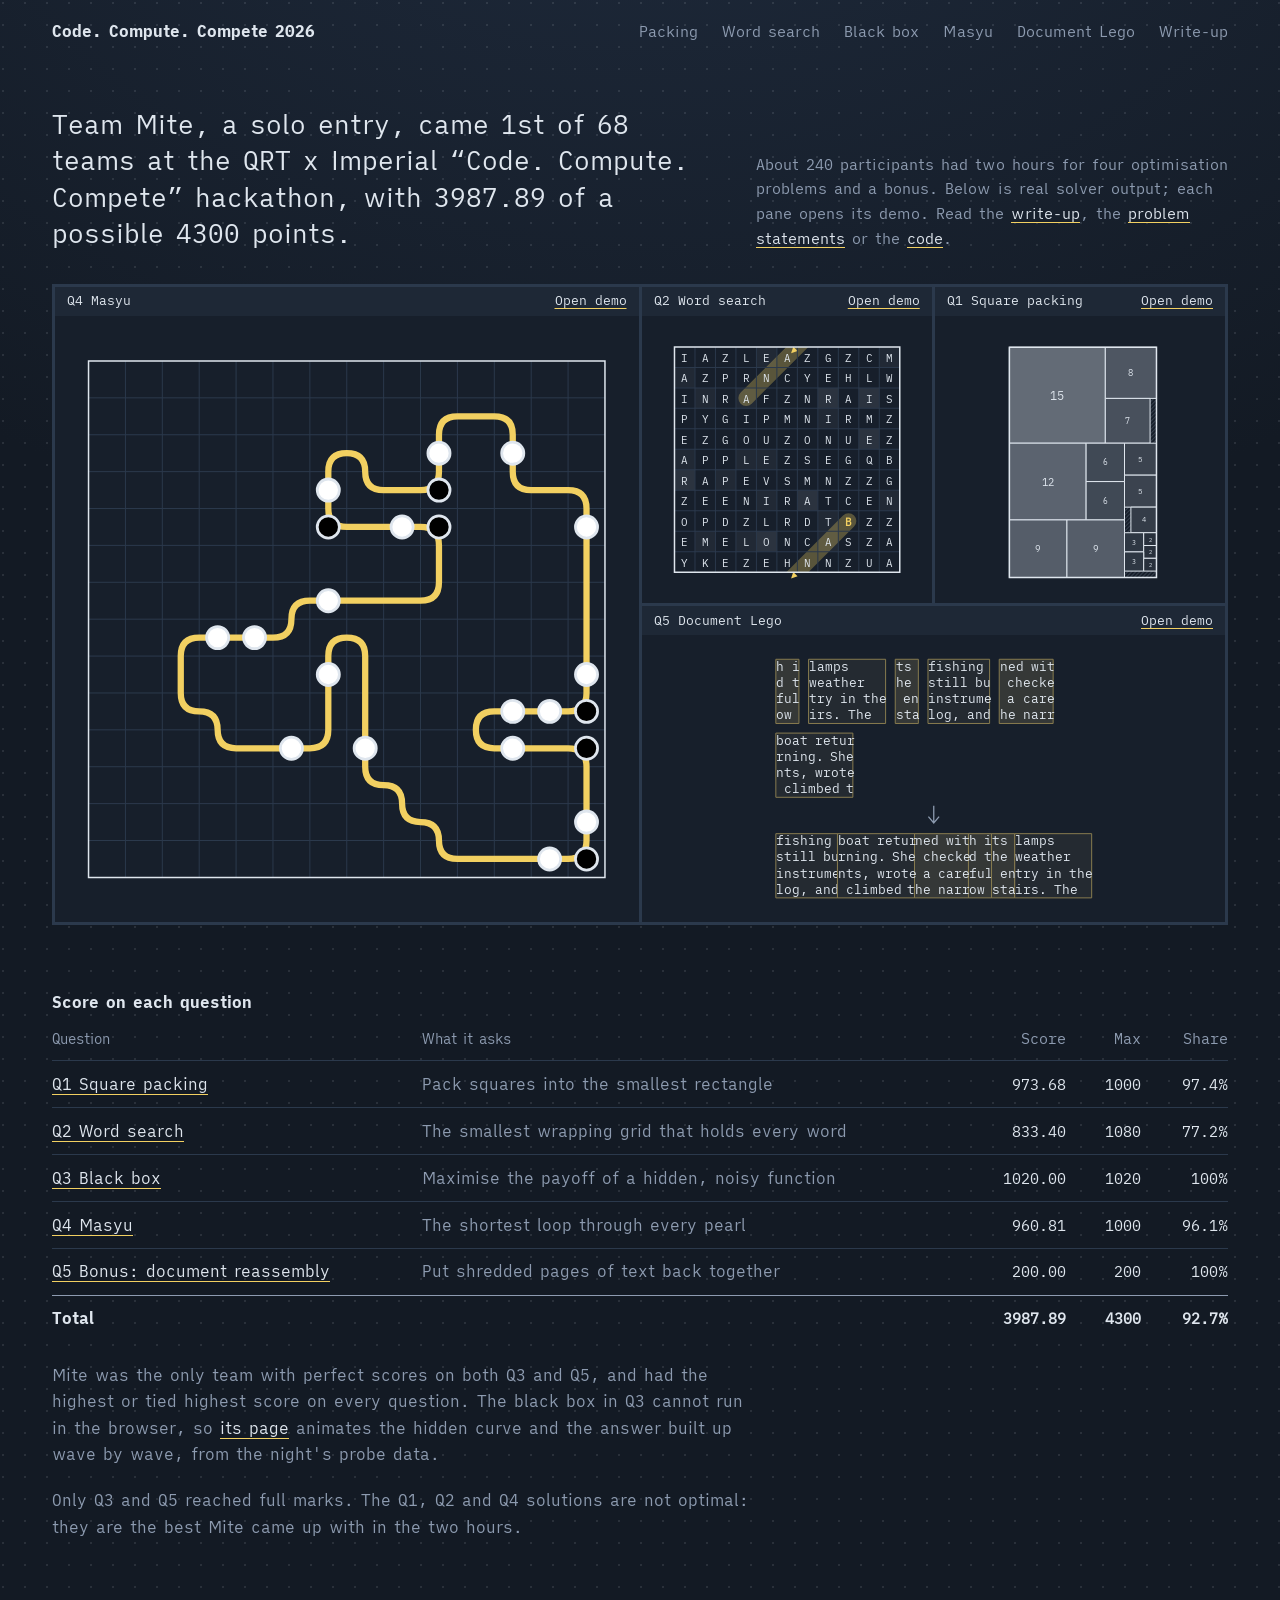
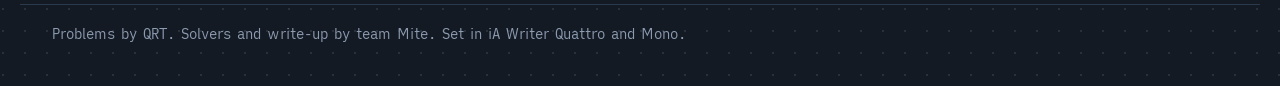
<file: docs/index.html>
<!doctype html>
<html lang="en">
<head>
<meta charset="utf-8">
<meta name="viewport" content="width=device-width, initial-scale=1">
<title>1st of 68 teams: QRT x Imperial Code. Compute. Compete 2026</title>
<meta name="description" content="Team Mite, solo: 1st of 68 teams with 3987.89 of 4300 points. Interactive versions of the competition solvers.">
<link rel="icon" href="data:,">
<link rel="preload" href="fonts/iAWriterQuattroS-Regular.woff2" as="font" type="font/woff2" crossorigin>
<link rel="stylesheet" href="style.css">
<script src="glow.js" defer></script>
<style>
  .intro { display: grid; grid-template-columns: minmax(0, 40rem) minmax(0, 1fr); gap: 1rem 4rem; align-items: end; margin: 2.75rem 0 2rem; }
  .intro h1 { margin: 0; }
  .intro p { color: var(--muted); font-size: 15px; margin: 0; }

  /* The four solver figures laid out like terminal panes: one large pane, the rest tiled beside it */
  .panes { display: grid; grid-template-columns: repeat(4, minmax(0, 1fr)); grid-template-rows: repeat(2, minmax(0, 1fr)); gap: 3px;
           background: var(--rule); border: 3px solid var(--rule); aspect-ratio: 11 / 6; }
  .pane { display: grid; grid-template-rows: auto minmax(0, 1fr); background: var(--pane); text-decoration: none; min-width: 0; min-height: 0; }
  .pane.q4 { grid-column: 1 / 3; grid-row: 1 / 3; }
  .pane.q5 { grid-column: 3 / 5; }
  .bar span { text-decoration: underline 1px var(--accent); text-underline-offset: 0.2em; color: var(--ink); }
  /* Hover: the pane lifts slightly inside a faint yellow frame */
  .pane { position: relative; transition: transform 0.12s ease-out, box-shadow 0.12s ease-out; }
  .pane:hover, .pane:active, .pane:focus-visible { z-index: 1; transform: scale(1.015); outline: none;
    box-shadow: 0 0 0 3px color-mix(in oklab, var(--accent) 40%, transparent), 0 0 18px color-mix(in oklab, var(--accent) 12%, transparent); }
  .pane:hover .bar span, .pane:focus-visible .bar span { color: var(--accent); }
  .pane svg { width: 100%; height: 100%; padding: 1.25rem; display: block; min-height: 0; }
  .pane.q4 svg { padding: 2rem; }
  .panes .loop { stroke-dasharray: 1; animation: draw 2.6s cubic-bezier(0.45, 0, 0.25, 1) 0.3s both; }
  @keyframes draw { from { stroke-dashoffset: 1; } to { stroke-dashoffset: 0; } }
  .q5 text { font: 12px var(--mono); fill: var(--ink); white-space: pre; }
  .q5 .pc0, .q5 .pc1 { stroke: color-mix(in oklab, var(--accent) 55%, var(--pane)); stroke-width: 1; vector-effect: non-scaling-stroke; }
  .q5 .pc0 { fill: color-mix(in oklab, var(--accent) 16%, var(--pane)); }
  .q5 .pc1 { fill: color-mix(in oklab, var(--accent) 7%, var(--pane)); }
  .q5 .arrow { fill: none; stroke: var(--muted); stroke-width: 1.2; }

  h2 { margin-top: 4rem; }
  table { width: 100%; border-collapse: collapse; }
  th { font-weight: 400; font-size: 14px; color: var(--muted); text-align: left; padding: 0 0 0.5rem; }
  td { padding: 0.6rem 0; border-top: 1px solid var(--rule); vertical-align: baseline; }
  th + th, td + td { padding-left: 1.5rem; }
  .num { text-align: right; font-family: var(--mono); font-size: 15px; white-space: nowrap; }
  td.what { color: var(--muted); }
  tfoot td { border-top: 1px solid var(--muted); font-weight: 700; }
  .after { color: var(--muted); max-width: 70ch; margin: 1.25rem 0 0; }

  @media (max-width: 900px) {
    .intro { grid-template-columns: minmax(0, 1fr); }
    .panes { aspect-ratio: auto; grid-template-columns: 1fr 1fr; grid-template-rows: auto; }
    .pane.q4, .pane.q5 { grid-column: 1 / -1; grid-row: auto; }
    .pane svg { height: auto; max-height: 420px; }
  }
  @media (max-width: 600px) {
    .intro { margin-top: 1.5rem; }
    .panes { grid-template-columns: minmax(0, 1fr); margin: 0 -1rem; border-width: 3px 0; }
    .pane.q4 svg, .pane svg { padding: 1rem; max-height: 360px; }
    th.what, td.what, .max { display: none; }
  }
</style>
</head>
<body>
<header class="wrap">
  <a class="home" href="index.html">Code. Compute. Compete 2026</a>
  <nav><a href="q1.html">Packing</a><a href="q2.html">Word search</a><a href="q3.html">Black box</a><a href="q4.html">Masyu</a><a href="q5.html">Document Lego</a>
    <a href="https://github.com/xRyann2255/qrt-hackathon-2026#readme">Write-up</a></nav>
</header>
<main class="wrap">
  <div class="intro">
    <h1>Team Mite, a solo entry, came 1st of 68 teams at the QRT x Imperial “Code. Compute. Compete” hackathon, with
    3987.89 of a possible 4300 points.</h1>
    <p>About 240 participants had two hours for four optimisation problems and a bonus.
    Below is real solver output; each pane opens its demo. Read the
    <a href="https://github.com/xRyann2255/qrt-hackathon-2026#readme">write-up</a>, the
    <a href="https://github.com/xRyann2255/qrt-hackathon-2026/blob/main/QUESTIONS.md">problem statements</a> or the
    <a href="https://github.com/xRyann2255/qrt-hackathon-2026">code</a>.</p>
  </div>

  <div class="panes">
    <a class="pane q4" href="q4.html"><span class="bar"><b>Q4 Masyu</b><span>Open demo</span></span><svg class="q4" role="img" aria-label="A Masyu board with one loop through every pearl" viewBox="-1 -1 338 338"><path class="grid-line" d="M0 24H336M0 48H336M0 72H336M0 96H336M0 120H336M0 144H336M0 168H336M0 192H336M0 216H336M0 240H336M0 264H336M0 288H336M0 312H336M24 0V336M48 0V336M72 0V336M96 0V336M120 0V336M144 0V336M168 0V336M192 0V336M216 0V336M240 0V336M264 0V336M288 0V336M312 0V336" pointer-events="none"></path><rect class="frame" x="0" y="0" width="336" height="336" pointer-events="none"></rect><path class="loop" stroke-width="4.08" d="M240 36Q228 36 228 48Q228 60 228 72Q228 84 216 84Q204 84 192 84Q180 84 180 72Q180 60 168 60Q156 60 156 72Q156 84 156 96Q156 108 168 108Q180 108 192 108Q204 108 216 108Q228 108 228 120Q228 132 228 144Q228 156 216 156Q204 156 192 156Q180 156 168 156Q156 156 144 156Q132 156 132 168Q132 180 120 180Q108 180 96 180Q84 180 72 180Q60 180 60 192Q60 204 60 216Q60 228 72 228Q84 228 84 240Q84 252 96 252Q108 252 120 252Q132 252 144 252Q156 252 156 240Q156 228 156 216Q156 204 156 192Q156 180 168 180Q180 180 180 192Q180 204 180 216Q180 228 180 240Q180 252 180 264Q180 276 192 276Q204 276 204 288Q204 300 216 300Q228 300 228 312Q228 324 240 324Q252 324 264 324Q276 324 288 324Q300 324 312 324Q324 324 324 312Q324 300 324 288Q324 276 324 264Q324 252 312 252Q300 252 288 252Q276 252 264 252Q252 252 252 240Q252 228 264 228Q276 228 288 228Q300 228 312 228Q324 228 324 216Q324 204 324 192Q324 180 324 168Q324 156 324 144Q324 132 324 120Q324 108 324 96Q324 84 312 84Q300 84 288 84Q276 84 276 72Q276 60 276 48Q276 36 264 36Q252 36 240 36Z" pathLength="1"></path><circle class="pearl W" cx="228" cy="60" r="7.20" stroke-width="1.8"></circle><circle class="pearl W" cx="276" cy="60" r="7.20" stroke-width="1.8"></circle><circle class="pearl W" cx="156" cy="84" r="7.20" stroke-width="1.8"></circle><circle class="pearl B" cx="228" cy="84" r="7.20" stroke-width="1.8"></circle><circle class="pearl B" cx="156" cy="108" r="7.20" stroke-width="1.8"></circle><circle class="pearl W" cx="204" cy="108" r="7.20" stroke-width="1.8"></circle><circle class="pearl B" cx="228" cy="108" r="7.20" stroke-width="1.8"></circle><circle class="pearl W" cx="324" cy="108" r="7.20" stroke-width="1.8"></circle><circle class="pearl W" cx="156" cy="156" r="7.20" stroke-width="1.8"></circle><circle class="pearl W" cx="84" cy="180" r="7.20" stroke-width="1.8"></circle><circle class="pearl W" cx="108" cy="180" r="7.20" stroke-width="1.8"></circle><circle class="pearl W" cx="156" cy="204" r="7.20" stroke-width="1.8"></circle><circle class="pearl W" cx="324" cy="204" r="7.20" stroke-width="1.8"></circle><circle class="pearl W" cx="276" cy="228" r="7.20" stroke-width="1.8"></circle><circle class="pearl W" cx="300" cy="228" r="7.20" stroke-width="1.8"></circle><circle class="pearl B" cx="324" cy="228" r="7.20" stroke-width="1.8"></circle><circle class="pearl W" cx="132" cy="252" r="7.20" stroke-width="1.8"></circle><circle class="pearl W" cx="180" cy="252" r="7.20" stroke-width="1.8"></circle><circle class="pearl W" cx="276" cy="252" r="7.20" stroke-width="1.8"></circle><circle class="pearl B" cx="324" cy="252" r="7.20" stroke-width="1.8"></circle><circle class="pearl W" cx="324" cy="300" r="7.20" stroke-width="1.8"></circle><circle class="pearl W" cx="300" cy="324" r="7.20" stroke-width="1.8"></circle><circle class="pearl B" cx="324" cy="324" r="7.20" stroke-width="1.8"></circle></svg></a>
    <a class="pane q2" href="q2.html"><span class="bar"><b>Q2 Word search</b><span>Open demo</span></span><svg class="q2" role="img" aria-label="An 11 by 11 letter grid holding 23 fruit names" viewBox="-16 -16 362 362"><rect x="0" y="0" width="30" height="30" class="plain"></rect><rect x="30" y="0" width="30" height="30" class="plain"></rect><rect x="60" y="0" width="30" height="30" class="plain"></rect><rect x="90" y="0" width="30" height="30" class="plain"></rect><rect x="120" y="0" width="30" height="30" class="shared1"></rect><rect x="150" y="0" width="30" height="30" class="plain"></rect><rect x="180" y="0" width="30" height="30" class="plain"></rect><rect x="210" y="0" width="30" height="30" class="plain"></rect><rect x="240" y="0" width="30" height="30" class="plain"></rect><rect x="270" y="0" width="30" height="30" class="plain"></rect><rect x="300" y="0" width="30" height="30" class="shared1"></rect><rect x="0" y="30" width="30" height="30" class="shared1"></rect><rect x="30" y="30" width="30" height="30" class="plain"></rect><rect x="60" y="30" width="30" height="30" class="plain"></rect><rect x="90" y="30" width="30" height="30" class="plain"></rect><rect x="120" y="30" width="30" height="30" class="plain"></rect><rect x="150" y="30" width="30" height="30" class="plain"></rect><rect x="180" y="30" width="30" height="30" class="plain"></rect><rect x="210" y="30" width="30" height="30" class="plain"></rect><rect x="240" y="30" width="30" height="30" class="plain"></rect><rect x="270" y="30" width="30" height="30" class="plain"></rect><rect x="300" y="30" width="30" height="30" class="plain"></rect><rect x="0" y="60" width="30" height="30" class="plain"></rect><rect x="30" y="60" width="30" height="30" class="shared1"></rect><rect x="60" y="60" width="30" height="30" class="plain"></rect><rect x="90" y="60" width="30" height="30" class="shared1"></rect><rect x="120" y="60" width="30" height="30" class="plain"></rect><rect x="150" y="60" width="30" height="30" class="plain"></rect><rect x="180" y="60" width="30" height="30" class="plain"></rect><rect x="210" y="60" width="30" height="30" class="shared2"></rect><rect x="240" y="60" width="30" height="30" class="plain"></rect><rect x="270" y="60" width="30" height="30" class="shared2"></rect><rect x="300" y="60" width="30" height="30" class="plain"></rect><rect x="0" y="90" width="30" height="30" class="plain"></rect><rect x="30" y="90" width="30" height="30" class="plain"></rect><rect x="60" y="90" width="30" height="30" class="plain"></rect><rect x="90" y="90" width="30" height="30" class="plain"></rect><rect x="120" y="90" width="30" height="30" class="plain"></rect><rect x="150" y="90" width="30" height="30" class="plain"></rect><rect x="180" y="90" width="30" height="30" class="plain"></rect><rect x="210" y="90" width="30" height="30" class="shared1"></rect><rect x="240" y="90" width="30" height="30" class="plain"></rect><rect x="270" y="90" width="30" height="30" class="plain"></rect><rect x="300" y="90" width="30" height="30" class="plain"></rect><rect x="0" y="120" width="30" height="30" class="plain"></rect><rect x="30" y="120" width="30" height="30" class="plain"></rect><rect x="60" y="120" width="30" height="30" class="plain"></rect><rect x="90" y="120" width="30" height="30" class="plain"></rect><rect x="120" y="120" width="30" height="30" class="plain"></rect><rect x="150" y="120" width="30" height="30" class="plain"></rect><rect x="180" y="120" width="30" height="30" class="plain"></rect><rect x="210" y="120" width="30" height="30" class="plain"></rect><rect x="240" y="120" width="30" height="30" class="plain"></rect><rect x="270" y="120" width="30" height="30" class="shared2"></rect><rect x="300" y="120" width="30" height="30" class="plain"></rect><rect x="0" y="150" width="30" height="30" class="shared1"></rect><rect x="30" y="150" width="30" height="30" class="plain"></rect><rect x="60" y="150" width="30" height="30" class="plain"></rect><rect x="90" y="150" width="30" height="30" class="shared1"></rect><rect x="120" y="150" width="30" height="30" class="shared1"></rect><rect x="150" y="150" width="30" height="30" class="plain"></rect><rect x="180" y="150" width="30" height="30" class="plain"></rect><rect x="210" y="150" width="30" height="30" class="plain"></rect><rect x="240" y="150" width="30" height="30" class="plain"></rect><rect x="270" y="150" width="30" height="30" class="plain"></rect><rect x="300" y="150" width="30" height="30" class="plain"></rect><rect x="0" y="180" width="30" height="30" class="shared2"></rect><rect x="30" y="180" width="30" height="30" class="plain"></rect><rect x="60" y="180" width="30" height="30" class="shared1"></rect><rect x="90" y="180" width="30" height="30" class="plain"></rect><rect x="120" y="180" width="30" height="30" class="plain"></rect><rect x="150" y="180" width="30" height="30" class="plain"></rect><rect x="180" y="180" width="30" height="30" class="plain"></rect><rect x="210" y="180" width="30" height="30" class="plain"></rect><rect x="240" y="180" width="30" height="30" class="plain"></rect><rect x="270" y="180" width="30" height="30" class="plain"></rect><rect x="300" y="180" width="30" height="30" class="plain"></rect><rect x="0" y="210" width="30" height="30" class="plain"></rect><rect x="30" y="210" width="30" height="30" class="plain"></rect><rect x="60" y="210" width="30" height="30" class="plain"></rect><rect x="90" y="210" width="30" height="30" class="plain"></rect><rect x="120" y="210" width="30" height="30" class="shared1"></rect><rect x="150" y="210" width="30" height="30" class="plain"></rect><rect x="180" y="210" width="30" height="30" class="shared2"></rect><rect x="210" y="210" width="30" height="30" class="plain"></rect><rect x="240" y="210" width="30" height="30" class="plain"></rect><rect x="270" y="210" width="30" height="30" class="plain"></rect><rect x="300" y="210" width="30" height="30" class="shared1"></rect><rect x="0" y="240" width="30" height="30" class="plain"></rect><rect x="30" y="240" width="30" height="30" class="plain"></rect><rect x="60" y="240" width="30" height="30" class="plain"></rect><rect x="90" y="240" width="30" height="30" class="plain"></rect><rect x="120" y="240" width="30" height="30" class="plain"></rect><rect x="150" y="240" width="30" height="30" class="plain"></rect><rect x="180" y="240" width="30" height="30" class="plain"></rect><rect x="210" y="240" width="30" height="30" class="shared1"></rect><rect x="240" y="240" width="30" height="30" class="plain"></rect><rect x="270" y="240" width="30" height="30" class="plain"></rect><rect x="300" y="240" width="30" height="30" class="plain"></rect><rect x="0" y="270" width="30" height="30" class="plain"></rect><rect x="30" y="270" width="30" height="30" class="shared1"></rect><rect x="60" y="270" width="30" height="30" class="plain"></rect><rect x="90" y="270" width="30" height="30" class="shared1"></rect><rect x="120" y="270" width="30" height="30" class="shared2"></rect><rect x="150" y="270" width="30" height="30" class="plain"></rect><rect x="180" y="270" width="30" height="30" class="plain"></rect><rect x="210" y="270" width="30" height="30" class="shared1"></rect><rect x="240" y="270" width="30" height="30" class="plain"></rect><rect x="270" y="270" width="30" height="30" class="plain"></rect><rect x="300" y="270" width="30" height="30" class="plain"></rect><rect x="0" y="300" width="30" height="30" class="plain"></rect><rect x="30" y="300" width="30" height="30" class="plain"></rect><rect x="60" y="300" width="30" height="30" class="plain"></rect><rect x="90" y="300" width="30" height="30" class="plain"></rect><rect x="120" y="300" width="30" height="30" class="plain"></rect><rect x="150" y="300" width="30" height="30" class="plain"></rect><rect x="180" y="300" width="30" height="30" class="plain"></rect><rect x="210" y="300" width="30" height="30" class="plain"></rect><rect x="240" y="300" width="30" height="30" class="plain"></rect><rect x="270" y="300" width="30" height="30" class="plain"></rect><rect x="300" y="300" width="30" height="30" class="plain"></rect><defs><clipPath id="board"><rect x="0" y="0" width="330" height="330"></rect></clipPath></defs><g><g clip-path="url(#board)"><line class="capsule" x1="255" y1="255" x2="165" y2="345" stroke-width="22.8"></line><line class="capsule" x1="195" y1="-15" x2="105" y2="75" stroke-width="22.8"></line></g><path class="wrap-mark" d="M170.81,339.19L173.99,329.65L180.35,336.01Z"></path><path class="wrap-mark" d="M170.81,9.19L173.99,-0.35L180.35,6.01Z"></path></g><path class="grid-line" d="M0 30H330M30 0V330M0 60H330M60 0V330M0 90H330M90 0V330M0 120H330M120 0V330M0 150H330M150 0V330M0 180H330M180 0V330M0 210H330M210 0V330M0 240H330M240 0V330M0 270H330M270 0V330M0 300H330M300 0V330"></path><text x="15" y="16" class="letter" text-anchor="middle" dominant-baseline="central" font-size="16">I</text><text x="45" y="16" class="letter" text-anchor="middle" dominant-baseline="central" font-size="16">A</text><text x="75" y="16" class="letter" text-anchor="middle" dominant-baseline="central" font-size="16">Z</text><text x="105" y="16" class="letter" text-anchor="middle" dominant-baseline="central" font-size="16">L</text><text x="135" y="16" class="letter" text-anchor="middle" dominant-baseline="central" font-size="16">E</text><text x="165" y="16" class="letter" text-anchor="middle" dominant-baseline="central" font-size="16">A</text><text x="195" y="16" class="letter" text-anchor="middle" dominant-baseline="central" font-size="16">Z</text><text x="225" y="16" class="letter" text-anchor="middle" dominant-baseline="central" font-size="16">G</text><text x="255" y="16" class="letter" text-anchor="middle" dominant-baseline="central" font-size="16">Z</text><text x="285" y="16" class="letter" text-anchor="middle" dominant-baseline="central" font-size="16">C</text><text x="315" y="16" class="letter" text-anchor="middle" dominant-baseline="central" font-size="16">M</text><text x="15" y="46" class="letter" text-anchor="middle" dominant-baseline="central" font-size="16">A</text><text x="45" y="46" class="letter" text-anchor="middle" dominant-baseline="central" font-size="16">Z</text><text x="75" y="46" class="letter" text-anchor="middle" dominant-baseline="central" font-size="16">P</text><text x="105" y="46" class="letter" text-anchor="middle" dominant-baseline="central" font-size="16">R</text><text x="135" y="46" class="letter" text-anchor="middle" dominant-baseline="central" font-size="16">N</text><text x="165" y="46" class="letter" text-anchor="middle" dominant-baseline="central" font-size="16">C</text><text x="195" y="46" class="letter" text-anchor="middle" dominant-baseline="central" font-size="16">Y</text><text x="225" y="46" class="letter" text-anchor="middle" dominant-baseline="central" font-size="16">E</text><text x="255" y="46" class="letter" text-anchor="middle" dominant-baseline="central" font-size="16">H</text><text x="285" y="46" class="letter" text-anchor="middle" dominant-baseline="central" font-size="16">L</text><text x="315" y="46" class="letter" text-anchor="middle" dominant-baseline="central" font-size="16">W</text><text x="15" y="76" class="letter" text-anchor="middle" dominant-baseline="central" font-size="16">I</text><text x="45" y="76" class="letter" text-anchor="middle" dominant-baseline="central" font-size="16">N</text><text x="75" y="76" class="letter" text-anchor="middle" dominant-baseline="central" font-size="16">R</text><text x="105" y="76" class="letter" text-anchor="middle" dominant-baseline="central" font-size="16">A</text><text x="135" y="76" class="letter" text-anchor="middle" dominant-baseline="central" font-size="16">F</text><text x="165" y="76" class="letter" text-anchor="middle" dominant-baseline="central" font-size="16">Z</text><text x="195" y="76" class="letter" text-anchor="middle" dominant-baseline="central" font-size="16">N</text><text x="225" y="76" class="letter" text-anchor="middle" dominant-baseline="central" font-size="16">R</text><text x="255" y="76" class="letter" text-anchor="middle" dominant-baseline="central" font-size="16">A</text><text x="285" y="76" class="letter" text-anchor="middle" dominant-baseline="central" font-size="16">I</text><text x="315" y="76" class="letter" text-anchor="middle" dominant-baseline="central" font-size="16">S</text><text x="15" y="106" class="letter" text-anchor="middle" dominant-baseline="central" font-size="16">P</text><text x="45" y="106" class="letter" text-anchor="middle" dominant-baseline="central" font-size="16">Y</text><text x="75" y="106" class="letter" text-anchor="middle" dominant-baseline="central" font-size="16">G</text><text x="105" y="106" class="letter" text-anchor="middle" dominant-baseline="central" font-size="16">I</text><text x="135" y="106" class="letter" text-anchor="middle" dominant-baseline="central" font-size="16">P</text><text x="165" y="106" class="letter" text-anchor="middle" dominant-baseline="central" font-size="16">M</text><text x="195" y="106" class="letter" text-anchor="middle" dominant-baseline="central" font-size="16">N</text><text x="225" y="106" class="letter" text-anchor="middle" dominant-baseline="central" font-size="16">I</text><text x="255" y="106" class="letter" text-anchor="middle" dominant-baseline="central" font-size="16">R</text><text x="285" y="106" class="letter" text-anchor="middle" dominant-baseline="central" font-size="16">M</text><text x="315" y="106" class="letter" text-anchor="middle" dominant-baseline="central" font-size="16">Z</text><text x="15" y="136" class="letter" text-anchor="middle" dominant-baseline="central" font-size="16">E</text><text x="45" y="136" class="letter" text-anchor="middle" dominant-baseline="central" font-size="16">Z</text><text x="75" y="136" class="letter" text-anchor="middle" dominant-baseline="central" font-size="16">G</text><text x="105" y="136" class="letter" text-anchor="middle" dominant-baseline="central" font-size="16">O</text><text x="135" y="136" class="letter" text-anchor="middle" dominant-baseline="central" font-size="16">U</text><text x="165" y="136" class="letter" text-anchor="middle" dominant-baseline="central" font-size="16">Z</text><text x="195" y="136" class="letter" text-anchor="middle" dominant-baseline="central" font-size="16">O</text><text x="225" y="136" class="letter" text-anchor="middle" dominant-baseline="central" font-size="16">N</text><text x="255" y="136" class="letter" text-anchor="middle" dominant-baseline="central" font-size="16">U</text><text x="285" y="136" class="letter" text-anchor="middle" dominant-baseline="central" font-size="16">E</text><text x="315" y="136" class="letter" text-anchor="middle" dominant-baseline="central" font-size="16">Z</text><text x="15" y="166" class="letter" text-anchor="middle" dominant-baseline="central" font-size="16">A</text><text x="45" y="166" class="letter" text-anchor="middle" dominant-baseline="central" font-size="16">P</text><text x="75" y="166" class="letter" text-anchor="middle" dominant-baseline="central" font-size="16">P</text><text x="105" y="166" class="letter" text-anchor="middle" dominant-baseline="central" font-size="16">L</text><text x="135" y="166" class="letter" text-anchor="middle" dominant-baseline="central" font-size="16">E</text><text x="165" y="166" class="letter" text-anchor="middle" dominant-baseline="central" font-size="16">Z</text><text x="195" y="166" class="letter" text-anchor="middle" dominant-baseline="central" font-size="16">S</text><text x="225" y="166" class="letter" text-anchor="middle" dominant-baseline="central" font-size="16">E</text><text x="255" y="166" class="letter" text-anchor="middle" dominant-baseline="central" font-size="16">G</text><text x="285" y="166" class="letter" text-anchor="middle" dominant-baseline="central" font-size="16">Q</text><text x="315" y="166" class="letter" text-anchor="middle" dominant-baseline="central" font-size="16">B</text><text x="15" y="196" class="letter" text-anchor="middle" dominant-baseline="central" font-size="16">R</text><text x="45" y="196" class="letter" text-anchor="middle" dominant-baseline="central" font-size="16">A</text><text x="75" y="196" class="letter" text-anchor="middle" dominant-baseline="central" font-size="16">P</text><text x="105" y="196" class="letter" text-anchor="middle" dominant-baseline="central" font-size="16">E</text><text x="135" y="196" class="letter" text-anchor="middle" dominant-baseline="central" font-size="16">V</text><text x="165" y="196" class="letter" text-anchor="middle" dominant-baseline="central" font-size="16">S</text><text x="195" y="196" class="letter" text-anchor="middle" dominant-baseline="central" font-size="16">M</text><text x="225" y="196" class="letter" text-anchor="middle" dominant-baseline="central" font-size="16">N</text><text x="255" y="196" class="letter" text-anchor="middle" dominant-baseline="central" font-size="16">Z</text><text x="285" y="196" class="letter" text-anchor="middle" dominant-baseline="central" font-size="16">Z</text><text x="315" y="196" class="letter" text-anchor="middle" dominant-baseline="central" font-size="16">G</text><text x="15" y="226" class="letter" text-anchor="middle" dominant-baseline="central" font-size="16">Z</text><text x="45" y="226" class="letter" text-anchor="middle" dominant-baseline="central" font-size="16">E</text><text x="75" y="226" class="letter" text-anchor="middle" dominant-baseline="central" font-size="16">E</text><text x="105" y="226" class="letter" text-anchor="middle" dominant-baseline="central" font-size="16">N</text><text x="135" y="226" class="letter" text-anchor="middle" dominant-baseline="central" font-size="16">I</text><text x="165" y="226" class="letter" text-anchor="middle" dominant-baseline="central" font-size="16">R</text><text x="195" y="226" class="letter" text-anchor="middle" dominant-baseline="central" font-size="16">A</text><text x="225" y="226" class="letter" text-anchor="middle" dominant-baseline="central" font-size="16">T</text><text x="255" y="226" class="letter" text-anchor="middle" dominant-baseline="central" font-size="16">C</text><text x="285" y="226" class="letter" text-anchor="middle" dominant-baseline="central" font-size="16">E</text><text x="315" y="226" class="letter" text-anchor="middle" dominant-baseline="central" font-size="16">N</text><text x="15" y="256" class="letter" text-anchor="middle" dominant-baseline="central" font-size="16">O</text><text x="45" y="256" class="letter" text-anchor="middle" dominant-baseline="central" font-size="16">P</text><text x="75" y="256" class="letter" text-anchor="middle" dominant-baseline="central" font-size="16">D</text><text x="105" y="256" class="letter" text-anchor="middle" dominant-baseline="central" font-size="16">Z</text><text x="135" y="256" class="letter" text-anchor="middle" dominant-baseline="central" font-size="16">L</text><text x="165" y="256" class="letter" text-anchor="middle" dominant-baseline="central" font-size="16">R</text><text x="195" y="256" class="letter" text-anchor="middle" dominant-baseline="central" font-size="16">D</text><text x="225" y="256" class="letter" text-anchor="middle" dominant-baseline="central" font-size="16">T</text><text x="255" y="256" class="letter first" text-anchor="middle" dominant-baseline="central" font-size="16">B</text><text x="285" y="256" class="letter" text-anchor="middle" dominant-baseline="central" font-size="16">Z</text><text x="315" y="256" class="letter" text-anchor="middle" dominant-baseline="central" font-size="16">Z</text><text x="15" y="286" class="letter" text-anchor="middle" dominant-baseline="central" font-size="16">E</text><text x="45" y="286" class="letter" text-anchor="middle" dominant-baseline="central" font-size="16">M</text><text x="75" y="286" class="letter" text-anchor="middle" dominant-baseline="central" font-size="16">E</text><text x="105" y="286" class="letter" text-anchor="middle" dominant-baseline="central" font-size="16">L</text><text x="135" y="286" class="letter" text-anchor="middle" dominant-baseline="central" font-size="16">O</text><text x="165" y="286" class="letter" text-anchor="middle" dominant-baseline="central" font-size="16">N</text><text x="195" y="286" class="letter" text-anchor="middle" dominant-baseline="central" font-size="16">C</text><text x="225" y="286" class="letter" text-anchor="middle" dominant-baseline="central" font-size="16">A</text><text x="255" y="286" class="letter" text-anchor="middle" dominant-baseline="central" font-size="16">S</text><text x="285" y="286" class="letter" text-anchor="middle" dominant-baseline="central" font-size="16">Z</text><text x="315" y="286" class="letter" text-anchor="middle" dominant-baseline="central" font-size="16">A</text><text x="15" y="316" class="letter" text-anchor="middle" dominant-baseline="central" font-size="16">Y</text><text x="45" y="316" class="letter" text-anchor="middle" dominant-baseline="central" font-size="16">K</text><text x="75" y="316" class="letter" text-anchor="middle" dominant-baseline="central" font-size="16">E</text><text x="105" y="316" class="letter" text-anchor="middle" dominant-baseline="central" font-size="16">Z</text><text x="135" y="316" class="letter" text-anchor="middle" dominant-baseline="central" font-size="16">E</text><text x="165" y="316" class="letter" text-anchor="middle" dominant-baseline="central" font-size="16">H</text><text x="195" y="316" class="letter" text-anchor="middle" dominant-baseline="central" font-size="16">N</text><text x="225" y="316" class="letter" text-anchor="middle" dominant-baseline="central" font-size="16">N</text><text x="255" y="316" class="letter" text-anchor="middle" dominant-baseline="central" font-size="16">Z</text><text x="285" y="316" class="letter" text-anchor="middle" dominant-baseline="central" font-size="16">U</text><text x="315" y="316" class="letter" text-anchor="middle" dominant-baseline="central" font-size="16">A</text><rect class="frame" x="0" y="0" width="330" height="330"></rect></svg></a>
    <a class="pane q1" href="q1.html"><span class="bar"><b>Q1 Square packing</b><span>Open demo</span></span><svg class="q1" role="img" aria-label="16 squares packed into a 23 by 36 rectangle" viewBox="-1.76 -1.76 25.64 38.64"><defs><pattern id="hatch" class="hatch" patternUnits="userSpaceOnUse" width="0.44" height="0.44" patternTransform="rotate(45)"><line x1="0" y1="0" x2="0" y2="0.44"></line></pattern></defs><rect class="waste" x="0" y="0" width="23" height="36"></rect><g class="sq"><rect x="0" y="0" width="15" height="15" style="fill: color-mix(in oklab, var(--ink) 42%, var(--pane))"></rect><text x="7.5" y="7.5" class="ink side" text-anchor="middle" dominant-baseline="central" font-size="1.87">15</text></g><g class="sq"><rect x="15" y="0" width="8" height="8" style="fill: color-mix(in oklab, var(--ink) 31%, var(--pane))"></rect><text x="19" y="4" class="ink side" text-anchor="middle" dominant-baseline="central" font-size="1.38">8</text></g><g class="sq"><rect x="15" y="8" width="7" height="7" style="fill: color-mix(in oklab, var(--ink) 28%, var(--pane))"></rect><text x="18.5" y="11.5" class="ink side" text-anchor="middle" dominant-baseline="central" font-size="1.31">7</text></g><g class="sq"><rect x="0" y="15" width="12" height="12" style="fill: color-mix(in oklab, var(--ink) 38%, var(--pane))"></rect><text x="6" y="21" class="ink side" text-anchor="middle" dominant-baseline="central" font-size="1.66">12</text></g><g class="sq"><rect x="12" y="15" width="6" height="6" style="fill: color-mix(in oklab, var(--ink) 24%, var(--pane))"></rect><text x="15" y="18" class="ink side" text-anchor="middle" dominant-baseline="central" font-size="1.24">6</text></g><g class="sq"><rect x="18" y="15" width="5" height="5" style="fill: color-mix(in oklab, var(--ink) 21%, var(--pane))"></rect><text x="20.5" y="17.5" class="ink side" text-anchor="middle" dominant-baseline="central" font-size="1.17">5</text></g><g class="sq"><rect x="18" y="20" width="5" height="5" style="fill: color-mix(in oklab, var(--ink) 21%, var(--pane))"></rect><text x="20.5" y="22.5" class="ink side" text-anchor="middle" dominant-baseline="central" font-size="1.17">5</text></g><g class="sq"><rect x="12" y="21" width="6" height="6" style="fill: color-mix(in oklab, var(--ink) 24%, var(--pane))"></rect><text x="15" y="24" class="ink side" text-anchor="middle" dominant-baseline="central" font-size="1.24">6</text></g><g class="sq"><rect x="19" y="25" width="4" height="4" style="fill: color-mix(in oklab, var(--ink) 17%, var(--pane))"></rect><text x="21" y="27" class="ink side" text-anchor="middle" dominant-baseline="central" font-size="1.10">4</text></g><g class="sq"><rect x="0" y="27" width="9" height="9" style="fill: color-mix(in oklab, var(--ink) 35%, var(--pane))"></rect><text x="4.5" y="31.5" class="ink side" text-anchor="middle" dominant-baseline="central" font-size="1.45">9</text></g><g class="sq"><rect x="9" y="27" width="9" height="9" style="fill: color-mix(in oklab, var(--ink) 35%, var(--pane))"></rect><text x="13.5" y="31.5" class="ink side" text-anchor="middle" dominant-baseline="central" font-size="1.45">9</text></g><g class="sq"><rect x="18" y="29" width="3" height="3" style="fill: color-mix(in oklab, var(--ink) 14%, var(--pane))"></rect><text x="19.5" y="30.5" class="ink side" text-anchor="middle" dominant-baseline="central" font-size="1.03">3</text></g><g class="sq"><rect x="21" y="29" width="2" height="2" style="fill: color-mix(in oklab, var(--ink) 10%, var(--pane))"></rect><text x="22" y="30" class="ink side" text-anchor="middle" dominant-baseline="central" font-size="0.84">2</text></g><g class="sq"><rect x="21" y="31" width="2" height="2" style="fill: color-mix(in oklab, var(--ink) 10%, var(--pane))"></rect><text x="22" y="32" class="ink side" text-anchor="middle" dominant-baseline="central" font-size="0.84">2</text></g><g class="sq"><rect x="18" y="32" width="3" height="3" style="fill: color-mix(in oklab, var(--ink) 14%, var(--pane))"></rect><text x="19.5" y="33.5" class="ink side" text-anchor="middle" dominant-baseline="central" font-size="1.03">3</text></g><g class="sq"><rect x="21" y="33" width="2" height="2" style="fill: color-mix(in oklab, var(--ink) 10%, var(--pane))"></rect><text x="22" y="34" class="ink side" text-anchor="middle" dominant-baseline="central" font-size="0.84">2</text></g><rect class="frame" x="0" y="0" width="23" height="36"></rect></svg></a>
    <a class="pane q5" href="q5.html"><span class="bar"><b>Q5 Document Lego</b><span>Open demo</span></span><svg class="q5" viewBox="-4 -4 303.2 231.0" role="img" aria-label="6 shuffled pieces of text and the block the solver joined them into"><rect class="pc0" x="0.0" y="0.0" width="21.6" height="60"/><text x="0.5" y="11.0">h</text><text x="14.9" y="11.0">i</text><text x="0.5" y="26.0">d</text><text x="14.9" y="26.0">t</text><text x="0.5" y="41.0">ful</text><text x="0.5" y="56.0">ow</text><rect class="pc1" x="30.6" y="0.0" width="72.0" height="60"/><text x="31.1" y="11.0">lamps</text><text x="31.1" y="26.0">weather</text><text x="31.1" y="41.0">try</text><text x="59.9" y="41.0">in</text><text x="81.5" y="41.0">the</text><text x="31.1" y="56.0">irs.</text><text x="67.1" y="56.0">The</text><rect class="pc0" x="111.6" y="0.0" width="21.6" height="60"/><text x="112.1" y="11.0">ts</text><text x="112.1" y="26.0">he</text><text x="119.3" y="41.0">en</text><text x="112.1" y="56.0">sta</text><rect class="pc1" x="142.2" y="0.0" width="57.6" height="60"/><text x="142.7" y="11.0">fishing</text><text x="142.7" y="26.0">still</text><text x="185.9" y="26.0">bu</text><text x="142.7" y="41.0">instrume</text><text x="142.7" y="56.0">log,</text><text x="178.7" y="56.0">and</text><rect class="pc0" x="208.8" y="0.0" width="50.4" height="60"/><text x="209.3" y="11.0">ned</text><text x="238.1" y="11.0">wit</text><text x="216.5" y="26.0">checke</text><text x="216.5" y="41.0">a</text><text x="230.9" y="41.0">care</text><text x="209.3" y="56.0">he</text><text x="230.9" y="56.0">narr</text><rect class="pc1" x="0.0" y="69.0" width="72.0" height="60"/><text x="0.5" y="80.0">boat</text><text x="36.5" y="80.0">retur</text><text x="0.5" y="95.0">rning.</text><text x="50.9" y="95.0">She</text><text x="0.5" y="110.0">nts,</text><text x="36.5" y="110.0">wrote</text><text x="7.7" y="125.0">climbed</text><text x="65.3" y="125.0">t</text><path class="arrow" d="M147.6 137.0v16m-5 -6l5 6l5 -6"/><rect class="pc0" x="180.0" y="163.0" width="21.6" height="60"/><text x="180.5" y="174.0">h</text><text x="194.9" y="174.0">i</text><text x="180.5" y="189.0">d</text><text x="194.9" y="189.0">t</text><text x="180.5" y="204.0">ful</text><text x="180.5" y="219.0">ow</text><rect class="pc1" x="223.2" y="163.0" width="72.0" height="60"/><text x="223.7" y="174.0">lamps</text><text x="223.7" y="189.0">weather</text><text x="223.7" y="204.0">try</text><text x="252.5" y="204.0">in</text><text x="274.1" y="204.0">the</text><text x="223.7" y="219.0">irs.</text><text x="259.7" y="219.0">The</text><rect class="pc0" x="201.6" y="163.0" width="21.6" height="60"/><text x="202.1" y="174.0">ts</text><text x="202.1" y="189.0">he</text><text x="209.3" y="204.0">en</text><text x="202.1" y="219.0">sta</text><rect class="pc1" x="0.0" y="163.0" width="57.6" height="60"/><text x="0.5" y="174.0">fishing</text><text x="0.5" y="189.0">still</text><text x="43.7" y="189.0">bu</text><text x="0.5" y="204.0">instrume</text><text x="0.5" y="219.0">log,</text><text x="36.5" y="219.0">and</text><rect class="pc0" x="129.6" y="163.0" width="50.4" height="60"/><text x="130.1" y="174.0">ned</text><text x="158.9" y="174.0">wit</text><text x="137.3" y="189.0">checke</text><text x="137.3" y="204.0">a</text><text x="151.7" y="204.0">care</text><text x="130.1" y="219.0">he</text><text x="151.7" y="219.0">narr</text><rect class="pc1" x="57.6" y="163.0" width="72.0" height="60"/><text x="58.1" y="174.0">boat</text><text x="94.1" y="174.0">retur</text><text x="58.1" y="189.0">rning.</text><text x="108.5" y="189.0">She</text><text x="58.1" y="204.0">nts,</text><text x="94.1" y="204.0">wrote</text><text x="65.3" y="219.0">climbed</text><text x="122.9" y="219.0">t</text></svg>
</a>
  </div>

  <h2>Score on each question</h2>
  <table>
    <thead><tr><th>Question</th><th class="what">What it asks</th><th class="num">Score</th><th class="num max">Max</th><th class="num">Share</th></tr></thead>
    <tbody>
      <tr><td><a href="q1.html">Q1 Square packing</a></td><td class="what">Pack squares into the smallest rectangle</td><td class="num">973.68</td><td class="num max">1000</td><td class="num">97.4%</td></tr>
      <tr><td><a href="q2.html">Q2 Word search</a></td><td class="what">The smallest wrapping grid that holds every word</td><td class="num">833.40</td><td class="num max">1080</td><td class="num">77.2%</td></tr>
      <tr><td><a href="q3.html">Q3 Black box</a></td><td class="what">Maximise the payoff of a hidden, noisy function</td><td class="num">1020.00</td><td class="num max">1020</td><td class="num">100%</td></tr>
      <tr><td><a href="q4.html">Q4 Masyu</a></td><td class="what">The shortest loop through every pearl</td><td class="num">960.81</td><td class="num max">1000</td><td class="num">96.1%</td></tr>
      <tr><td><a href="q5.html">Q5 Bonus: document reassembly</a></td><td class="what">Put shredded pages of text back together</td><td class="num">200.00</td><td class="num max">200</td><td class="num">100%</td></tr>
    </tbody>
    <tfoot><tr><td>Total</td><td class="what"></td><td class="num">3987.89</td><td class="num max">4300</td><td class="num">92.7%</td></tr></tfoot>
  </table>
  <p class="after">Mite was the only team with perfect scores on both Q3 and Q5, and had the highest or tied highest
  score on every question. The black box in Q3 cannot run in the browser, so
  <a href="q3.html">its page</a> animates the hidden curve and the answer built up wave by wave, from the night's probe data.</p>
  <p class="after">Only Q3 and Q5 reached full marks. The Q1, Q2 and Q4 solutions are not optimal: they are the best
  Mite came up with in the two hours.</p>
</main>
<footer class="wrap">Problems by QRT. Solvers and write-up by team Mite. Set in iA Writer Quattro and Mono.</footer>
</body>
</html>
</file>
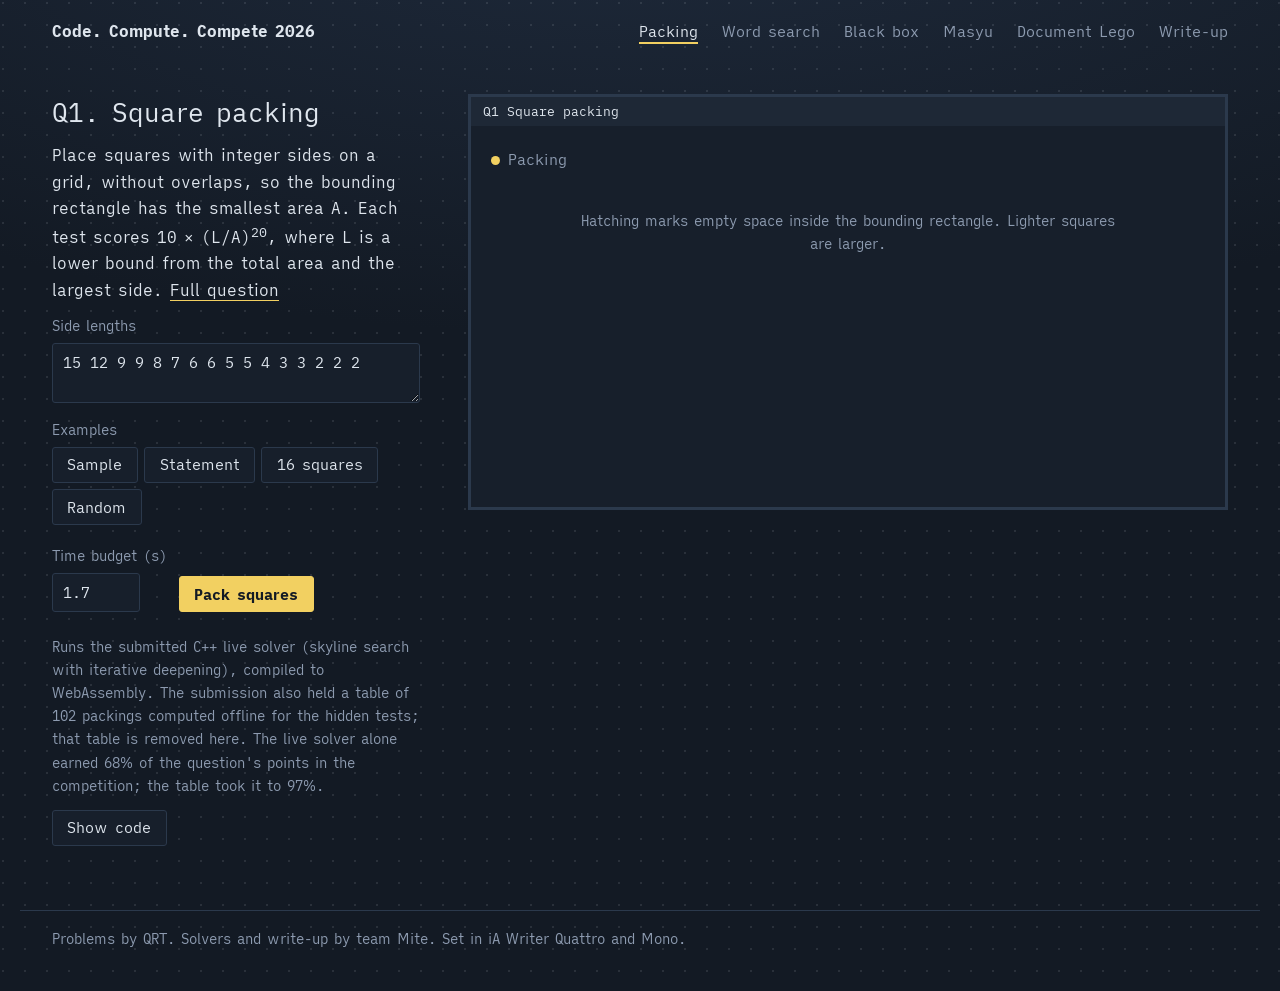
<file: docs/q1.html>
<!doctype html>
<html lang="en">
<head>
<meta charset="utf-8">
<meta name="viewport" content="width=device-width, initial-scale=1">
<title>Q1 Square packing: QRT x Imperial hackathon demo</title>
<link rel="icon" href="data:,">
<link rel="stylesheet" href="style.css">
<script src="glow.js" defer></script>
</head>
<body>
<header class="wrap">
  <a class="home" href="index.html">Code. Compute. Compete 2026</a>
  <nav><a href="q1.html" aria-current="page">Packing</a><a href="q2.html">Word search</a><a href="q3.html">Black box</a><a href="q4.html">Masyu</a><a href="q5.html">Document Lego</a>
    <a href="https://github.com/xRyann2255/qrt-hackathon-2026#readme">Write-up</a></nav>
</header>
<main class="wrap demo">
  <section class="intro">
    <h1>Q1. Square packing</h1>
    <p>Place squares with integer sides on a grid, without overlaps, so the bounding rectangle has the smallest area A.
    Each test scores 10 &times; (L/A)<sup>20</sup>, where L is a lower bound from the total area and the largest side.
    <a href="https://github.com/xRyann2255/qrt-hackathon-2026/blob/main/QUESTIONS.md#q1-square-packing">Full question</a></p>
  </section>

  <section class="controls">
    <div class="field"><label for="sides">Side lengths</label><textarea id="sides" rows="2" spellcheck="false">3 1 4 1 5</textarea></div>
    <span class="label">Examples</span>
    <div class="examples">
      <button data-ex="3 1 4 1 5">Sample</button>
      <button data-ex="1 2 3 4">Statement</button>
      <button data-ex="15 12 9 9 8 7 6 6 5 5 4 3 3 2 2 2">16 squares</button>
      <button id="random">Random</button>
    </div>
    <div class="run">
      <label>Time budget (s) <input id="tl" type="number" value="1.7" min="0.1" max="30" step="0.1"></label>
      <button class="primary" id="go">Pack squares</button>
    </div>
  </section>

  <dl class="metrics" id="metrics"></dl>

  <div class="note">
    <p>Runs the submitted C++ live solver (skyline search with iterative deepening), compiled to WebAssembly.
    The submission also held a table of 102 packings computed offline for the hidden tests; that table is removed here.
    The live solver alone earned 68% of the question's points in the competition; the table took it to 97%.</p>
    <button id="show-code" aria-controls="code" aria-expanded="false">Show code</button>
  </div>

  <figure class="stage" id="stage" data-state="busy">
    <div class="bar"><b>Q1 Square packing</b></div>
    <div class="stagebar"><p id="status" role="status">Loading the solver</p><button id="skip" hidden>Skip animation</button></div>
    <svg id="out" width="0" height="0" role="img" aria-label="The packing"></svg>
    <p class="legend">Hatching marks empty space inside the bounding rectangle. Lighter squares are larger.</p>
  </figure>

  <section class="code" id="code" data-src="solutions/q1/solution.cpp" hidden>
    <p class="note">Not optimal: the best Mite came up with in the two hours.<br>
    The demo above runs this file without its table of 102 packings.</p>
  </section>
</main>
<footer class="wrap">Problems by QRT. Solvers and write-up by team Mite. Set in iA Writer Quattro and Mono.</footer>

<script src="app.js"></script>
<script>
function lowerBound(sq) {
  const m = Math.max(...sq), S = sq.reduce((a, s) => a + s * s, 0);
  let best = Infinity;
  for (let W = m; W <= Math.max(m, Math.floor(S / m) + 1); W++) best = Math.min(best, W * Math.max(m, Math.ceil(S / W)));
  return best;
}

function check(sq, pos) {
  if (pos.length !== sq.length || pos.some(p => p.length !== 2 || p.some(v => !Number.isInteger(v) || v < 0))) return 'wrong output';
  for (let i = 0; i < sq.length; i++) for (let j = 0; j < i; j++) {
    const [xi, yi] = pos[i], [xj, yj] = pos[j];
    if (xi < xj + sq[j] && xj < xi + sq[i] && yi < yj + sq[j] && yj < yi + sq[i]) return `squares ${j} and ${i} overlap`;
  }
  return null;
}

let last;
function draw(sq, pos) {  // returns [H, W]; squares start hidden and appear in skyline order
  const svg = $('out');
  svg.replaceChildren();
  const H = Math.max(...sq.map((s, i) => pos[i][0] + s)), W = Math.max(...sq.map((s, i) => pos[i][1] + s));
  const room = Math.max(240, $('stage').clientWidth - 40);
  const k = Math.min(48, room / (W + 3), (innerWidth > 900 ? 620 : 520) / (H + 3));  // pixels per unit
  const m = 28 / k;  // margin for the dimension marks
  svg.setAttribute('viewBox', `${-m} ${-m} ${W + m * 1.5} ${H + m * 1.5}`);
  svg.setAttribute('width', (W + m * 1.5) * k);
  svg.setAttribute('height', (H + m * 1.5) * k);
  const pat = svgEl('pattern', {id: 'hatch', class: 'hatch', patternUnits: 'userSpaceOnUse', width: 7 / k, height: 7 / k,
                                patternTransform: 'rotate(45)'}, svgEl('defs', {}, svg));
  svgEl('line', {x1: 0, y1: 0, x2: 0, y2: 7 / k}, pat);
  svgEl('rect', {class: 'waste', x: 0, y: 0, width: W, height: H}, svg);
  const sizes = [...new Set(sq)].sort((a, b) => a - b);
  const order = sq.map((_, i) => i).sort((a, b) => pos[a][0] - pos[b][0] || pos[a][1] - pos[b][1]);
  const groups = order.map(i => {
    const s = sq[i], [x, y] = pos[i], g = svgEl('g', {class: 'sq pending'}, svg);  // x is the row, y the column
    const t = sizes.length > 1 ? sizes.indexOf(s) / (sizes.length - 1) : 0.5;
    svgEl('rect', {x: y, y: x, width: s, height: s, style: `fill: color-mix(in oklab, var(--ink) ${Math.round(10 + 32 * t)}%, var(--pane))`}, g);
    if (s * k >= 18) svgEl('text', {x: y + s / 2, y: x + s / 2, class: 'ink side', 'text-anchor': 'middle', 'dominant-baseline': 'central',
      'font-size': Math.min(s * 0.42, 13 / k + s * 0.07)}, g).textContent = s;
    return g;
  });
  svgEl('rect', {class: 'frame', x: 0, y: 0, width: W, height: H}, svg);
  // Dimension marks: width above, height on the left
  const f = 12.5 / k, tick = 5 / k;
  svgEl('path', {class: 'dim', fill: 'none', d: `M0 ${-m / 2 - tick}v${2 * tick}M0 ${-m / 2}H${W}M${W} ${-m / 2 - tick}v${2 * tick}` +
                 `M${-m / 2 - tick} 0h${2 * tick}M${-m / 2} 0V${H}M${-m / 2 - tick} ${H}h${2 * tick}`}, svg);
  for (const [x, y, label, rot] of [[W / 2, -m / 2, W, 0], [-m / 2, H / 2, H, -90]]) {
    svgEl('text', {x, y, class: 'muted side', 'font-size': f, 'text-anchor': 'middle', 'dominant-baseline': 'central',
      transform: `rotate(${rot} ${x} ${y})`, 'paint-order': 'stroke', stroke: 'var(--pane)', 'stroke-width': 6 / k}, svg).textContent = label;
  }
  const replay = () => { groups.forEach(g => g.classList.add('pending')); play(groups.length, i => groups[i].classList.remove('pending'), replay); };
  replay();
  return [H, W];
}

async function run() {
  const sq = ($('sides').value.match(/\d+/g) || []).map(Number);
  if (!sq.length || sq.length > 60 || sq.some(s => s < 1 || s > 60)) return status('Enter 1 to 60 side lengths, each from 1 to 60.', 'error');
  status('Packing', 'busy');
  try {
    const r = await solve('q1', [sq.length, ...sq].join('\n') + '\n', {TL: String(+$('tl').value || 1.7)});
    const pos = r.out.trim().split('\n').map(l => l.trim().split(/\s+/).map(Number));
    const err = check(sq, pos);
    if (err) return status('The solver returned an invalid packing: ' + err + '.', 'error');
    last = [sq, pos];
    const [H, W] = draw(sq, pos), A = H * W, L = lowerBound(sq), S = sq.reduce((a, s) => a + s * s, 0);
    status(A === L ? `Packed ${sq.length} squares at the lower bound.` : `Packed ${sq.length} squares.`);
    metrics([['Rectangle', `${H} × ${W}`], ['Area A', A], ['Lower bound L', L], ['Empty cells', A - S],
             ['L / A', (L / A).toFixed(4)], ['Score', `${(10 * (L / A) ** 20).toFixed(2)} of 10`, true],
             ['Solve time', `${(r.ms / 1000).toFixed(2)} s`]]);
  } catch (e) { status('The solver stopped: ' + e.message, 'error'); }
}

document.querySelectorAll('[data-ex]').forEach(b => b.onclick = () => { $('sides').value = b.dataset.ex; run(); });
$('random').onclick = () => {
  const n = 12 + Math.floor(Math.random() * 10);
  $('sides').value = Array.from({length: n}, () => 2 + Math.floor(Math.random() * 20)).join(' ');
  run();
};
$('go').onclick = run;
let width = innerWidth;  // redraw for a new width only; phones resize the height while scrolling
addEventListener('resize', () => { if (innerWidth !== width && last) { width = innerWidth; draw(...last); } });
$('sides').value = '15 12 9 9 8 7 6 6 5 5 4 3 3 2 2 2';
run();
</script>
</body>
</html>
</file>
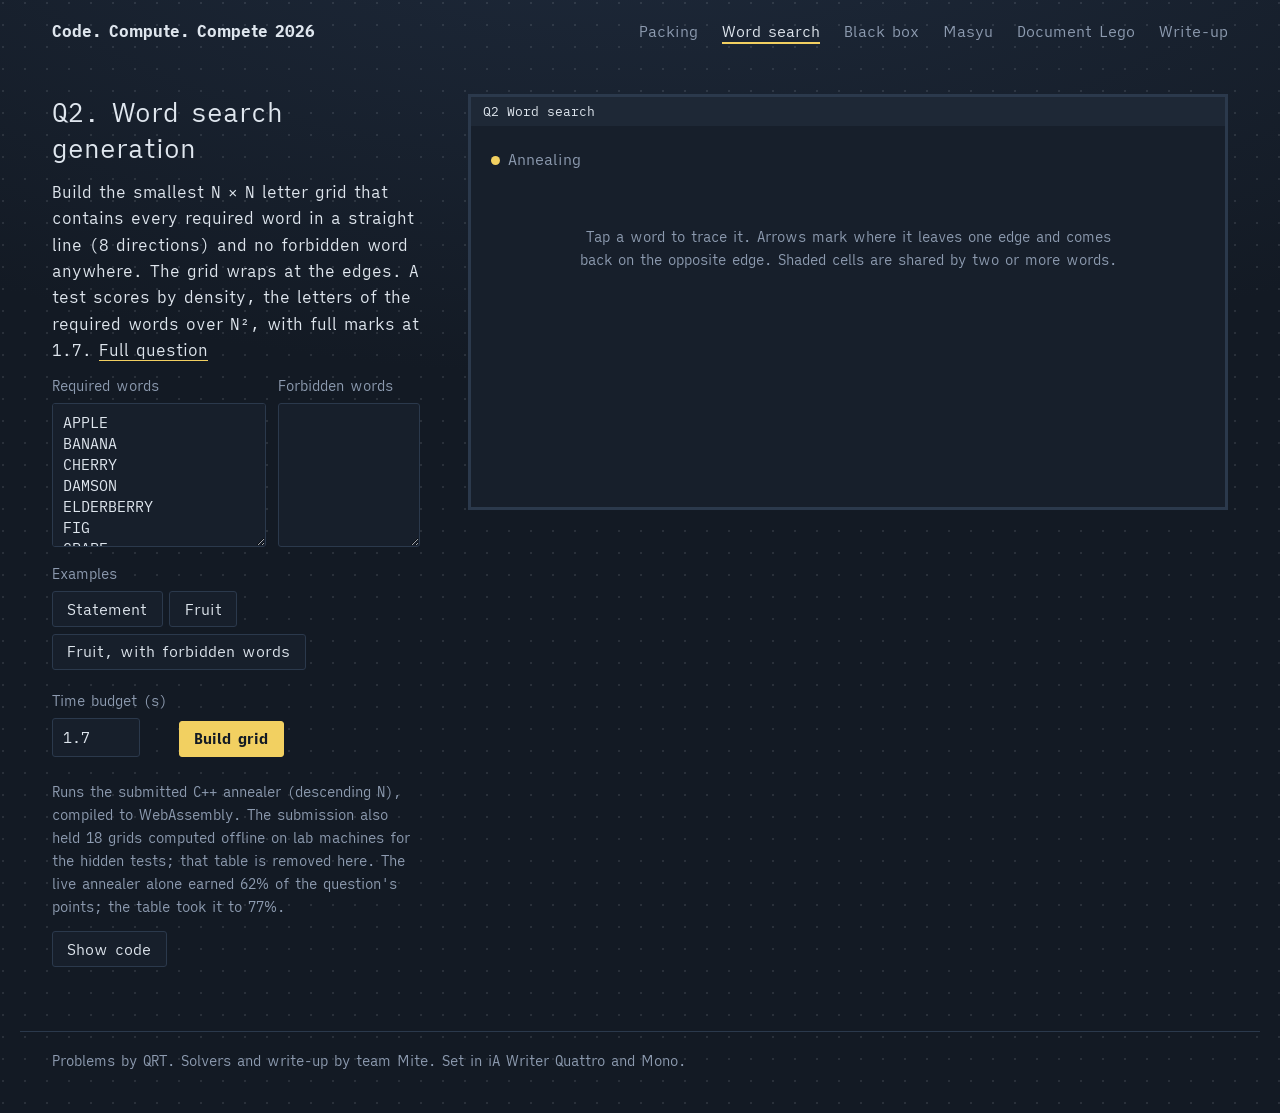
<file: docs/q2.html>
<!doctype html>
<html lang="en">
<head>
<meta charset="utf-8">
<meta name="viewport" content="width=device-width, initial-scale=1">
<title>Q2 Word search generation: QRT x Imperial hackathon demo</title>
<link rel="icon" href="data:,">
<link rel="stylesheet" href="style.css">
<script src="glow.js" defer></script>
<style>
  .words-grid { display: grid; grid-template-columns: minmax(0, 3fr) minmax(0, 2fr); gap: 0.75rem; }
  #words { display: flex; flex-wrap: wrap; gap: 0.35rem; justify-content: center; margin-top: 1rem; }
  #words button { font: 0.8125rem var(--mono); min-height: 1.9rem; padding: 0 0.55rem; }
  #words button[aria-pressed=true] { border-color: var(--accent); color: var(--accent); box-shadow: inset 0 0 0 1px var(--accent); }
</style>
</head>
<body>
<header class="wrap">
  <a class="home" href="index.html">Code. Compute. Compete 2026</a>
  <nav><a href="q1.html">Packing</a><a href="q2.html" aria-current="page">Word search</a><a href="q3.html">Black box</a><a href="q4.html">Masyu</a><a href="q5.html">Document Lego</a>
    <a href="https://github.com/xRyann2255/qrt-hackathon-2026#readme">Write-up</a></nav>
</header>
<main class="wrap demo">
  <section class="intro">
    <h1>Q2. Word search generation</h1>
    <p>Build the smallest N &times; N letter grid that contains every required word in a straight line (8 directions)
    and no forbidden word anywhere. The grid wraps at the edges. A test scores by density, the letters of the required
    words over N&sup2;, with full marks at 1.7.
    <a href="https://github.com/xRyann2255/qrt-hackathon-2026/blob/main/QUESTIONS.md#q2-word-search-generation">Full question</a></p>
  </section>

  <section class="controls">
    <div class="words-grid">
      <div><label for="req">Required words</label><textarea id="req" rows="6" spellcheck="false"></textarea></div>
      <div><label for="forb">Forbidden words</label><textarea id="forb" rows="6" spellcheck="false"></textarea></div>
    </div>
    <span class="label" style="margin-top: 1rem">Examples</span>
    <div class="examples">
      <button data-ex="0">Statement</button>
      <button data-ex="1">Fruit</button>
      <button data-ex="2">Fruit, with forbidden words</button>
    </div>
    <div class="run">
      <label>Time budget (s) <input id="tl" type="number" value="1.7" min="0.1" max="30" step="0.1"></label>
      <button class="primary" id="go">Build grid</button>
    </div>
  </section>

  <dl class="metrics" id="metrics"></dl>

  <div class="note">
    <p>Runs the submitted C++ annealer (descending N), compiled to WebAssembly. The submission also held 18
    grids computed offline on lab machines for the hidden tests; that table is removed here. The live annealer alone
    earned 62% of the question's points; the table took it to 77%.</p>
    <button id="show-code" aria-controls="code" aria-expanded="false">Show code</button>
  </div>

  <figure class="stage" id="stage" data-state="busy">
    <div class="bar"><b>Q2 Word search</b></div>
    <div class="stagebar"><p id="status" role="status">Loading the solver</p><button id="skip" hidden>Skip animation</button></div>
    <svg id="out" width="0" height="0" role="img" aria-label="The letter grid"></svg>
    <div id="words"></div>
    <p class="legend">Tap a word to trace it. Arrows mark where it leaves one edge and comes back on the opposite edge.
    Shaded cells are shared by two or more words.</p>
  </figure>

  <section class="code" id="code" data-src="solutions/q2/solution.cpp" hidden>
    <p class="note">Not optimal: the best Mite came up with in the two hours.<br>
    The demo above runs this file without its table of 18 grids, and takes the time budget from the page.</p>
  </section>
</main>
<footer class="wrap">Problems by QRT. Solvers and write-up by team Mite. Set in iA Writer Quattro and Mono.</footer>

<script src="app.js"></script>
<script>
const EXAMPLES = [
  ['ACE FIG OAK', ''],
  ['APPLE BANANA CHERRY DAMSON ELDERBERRY FIG GRAPE KIWI LEMON LIME MANGO MELON NECTARINE OLIVE ORANGE PAPAYA PEACH PEAR PLUM QUINCE RAISIN SATSUMA TANGERINE', ''],
  ['APPLE BANANA CHERRY DAMSON ELDERBERRY FIG GRAPE KIWI LEMON LIME MANGO MELON NECTARINE OLIVE ORANGE PAPAYA PEACH PEAR PLUM QUINCE RAISIN SATSUMA TANGERINE', 'JAM PIE TART ZEST RIND PIP SEED STEW'],
];
const DR = [0, 1, 1, 1, 0, -1, -1, -1], DC = [1, 0, 1, -1, -1, 0, -1, 1];
const mod = (a, n) => ((a % n) + n) % n;
const words = s => (s.toUpperCase().match(/[A-Z]+/g) || []);

function find(g, w) {  // first placement of w on the torus: [row, col, dir] or null
  const N = g.length;
  for (let r = 0; r < N; r++) for (let c = 0; c < N; c++) for (let d = 0; d < 8; d++)
    if ([...w].every((ch, k) => g[mod(r + k * DR[d], N)][mod(c + k * DC[d], N)] === ch)) return [r, c, d];
  return null;
}

const S = 30, M = 16;  // cell size and the margin that holds the wrap arrows, in SVG units
let grid = [], places = {}, req = [], letters = [], trace;
const cells = w => { const [r, c, d] = places[w]; return [...w].map((_, k) => [r + k * DR[d], c + k * DC[d]]); };  // unwrapped

function draw() {
  const N = grid.length, svg = $('out');
  svg.replaceChildren();
  svg.setAttribute('viewBox', `${-M} ${-M} ${N * S + 2 * M} ${N * S + 2 * M}`);
  const room = Math.max(240, $('stage').clientWidth - 40), k = Math.min(1.25, room / (N * S + 2 * M), 640 / (N * S + 2 * M));
  svg.setAttribute('width', (N * S + 2 * M) * k);
  svg.setAttribute('height', (N * S + 2 * M) * k);
  const uses = grid.map(row => row.map(() => 0));
  for (const w of req) for (const [r, c] of cells(w)) uses[mod(r, N)][mod(c, N)]++;
  for (let r = 0; r < N; r++) for (let c = 0; c < N; c++)
    svgEl('rect', {x: c * S, y: r * S, width: S, height: S, class: uses[r][c] >= 3 ? 'shared2' : uses[r][c] === 2 ? 'shared1' : 'plain'}, svg);
  svgEl('clipPath', {id: 'board'}, svgEl('defs', {}, svg)).appendChild(svgEl('rect', {x: 0, y: 0, width: N * S, height: N * S}));
  trace = svgEl('g', {}, svg);
  const d = [];
  for (let i = 1; i < N; i++) d.push(`M0 ${i * S}H${N * S}M${i * S} 0V${N * S}`);
  svgEl('path', {class: 'grid-line', d: d.join('')}, svg);
  letters = grid.map((row, r) => row.map((ch, c) => {
    const t = svgEl('text', {x: c * S + S / 2, y: r * S + S / 2 + 1, class: 'letter', 'text-anchor': 'middle', 'dominant-baseline': 'central', 'font-size': 16}, svg);
    t.textContent = ch;
    return t;
  }));
  svgEl('rect', {class: 'frame', x: 0, y: 0, width: N * S, height: N * S}, svg);
  // Letters appear word by word, in the order the words were given; letters no word uses come last
  const replay = () => {
    letters.flat().forEach(t => t.classList.add('pending'));
    select(null);
    play(req.length + 1, i => {
      if (i < req.length) for (const [r, c] of cells(req[i])) letters[mod(r, N)][mod(c, N)].classList.remove('pending');
      else { letters.flat().forEach(t => t.classList.remove('pending')); if (!trace.childNodes.length) select(req.find(w => cells(w).some(p => p.some(v => v < 0 || v >= N))) || req[0]); }
    }, replay, Math.min(2500, 120 * req.length));
  };
  replay();
}

function select(w) {
  document.querySelectorAll('#words button').forEach(b => b.setAttribute('aria-pressed', b.textContent === w));
  letters.flat().forEach(t => t.classList.remove('first'));
  trace.replaceChildren();
  if (!w) return;
  const N = grid.length, u = cells(w), d = places[w][2], dx = DC[d], dy = DR[d];
  const tile = ([r, c]) => `${Math.floor(r / N)},${Math.floor(c / N)}`;
  const at = ([r, c]) => [mod(c, N) * S + S / 2, mod(r, N) * S + S / 2];
  const runs = [];  // pieces of the word between wraps
  for (const p of u) (runs.length && tile(runs.at(-1).at(-1)) === tile(p)) ? runs.at(-1).push(p) : runs.push([p]);
  const clip = svgEl('g', {'clip-path': 'url(#board)'}, trace);
  runs.forEach((run, i) => {
    let [x0, y0] = at(run[0]), [x1, y1] = at(run.at(-1));
    if (i > 0) { x0 -= dx * S; y0 -= dy * S; }                  // comes in from the edge
    if (i < runs.length - 1) { x1 += dx * S; y1 += dy * S; }    // goes out through the edge
    svgEl('line', {class: 'capsule', x1: x0, y1: y0, x2: x1, y2: y1, 'stroke-width': S * 0.76}, clip);
    if (i < runs.length - 1) {  // arrow out where this piece leaves, arrow in where the next one enters
      const [ex, ey] = at(run.at(-1)), [nx, ny] = at(runs[i + 1][0]);
      arrow(ex + dx * S / 2, ey + dy * S / 2, dx, dy, N);
      arrow(nx - dx * S / 2, ny - dy * S / 2, dx, dy, N);
    }
  });
  const [r0, c0] = u[0];
  letters[mod(r0, N)][mod(c0, N)].classList.add('first');
}

function arrow(x, y, dx, dy, N) {  // a small triangle just outside the frame, pointing along the word
  const len = Math.hypot(dx, dy), ux = dx / len, uy = dy / len;
  const cx = Math.min(N * S + M * 0.55, Math.max(-M * 0.55, x + ux * 8)), cy = Math.min(N * S + M * 0.55, Math.max(-M * 0.55, y + uy * 8));
  const tip = [cx + ux * 5, cy + uy * 5], l = [cx - ux * 4 - uy * 4.5, cy - uy * 4 + ux * 4.5], r = [cx - ux * 4 + uy * 4.5, cy - uy * 4 - ux * 4.5];
  svgEl('path', {class: 'wrap-mark', d: `M${tip}L${l}L${r}Z`}, trace);
}

async function run() {
  req = [...new Set(words($('req').value))];
  const forb = [...new Set(words($('forb').value))];
  if (!req.length || req.length > 200 || forb.length > 200 || [...req, ...forb].some(w => w.length > 40))
    return status('Enter 1 to 200 required words and up to 200 forbidden words, letters only, up to 40 letters each.', 'error');
  const rev = w => [...w].reverse().join('');
  const clash = forb.find(f => req.some(w => w.includes(f) || rev(w).includes(f)));
  if (clash) return status(`No valid grid exists: the forbidden word ${clash} is inside a required word.`, 'error');
  status('Annealing', 'busy');
  try {
    const r = await solve('q2', [req.length, ...req, forb.length, ...forb].join('\n') + '\n', {TL: String(+$('tl').value || 1.7)});
    grid = r.out.trim().split('\n').map(l => l.trim().split(/\s+/));
    const N = grid.length;
    places = {};
    for (const w of req) places[w] = find(grid, w);
    const missing = req.filter(w => !places[w]), present = forb.filter(f => find(grid, f));
    if (grid.some(row => row.length !== N) || missing.length || present.length)
      return status(`The grid is invalid. Missing: ${missing.join(' ') || 'none'}. Forbidden words present: ${present.join(' ') || 'none'}.`, 'error');
    const total = req.reduce((a, w) => a + w.length, 0), dens = total / N / N;
    $('words').replaceChildren(...req.map(w => {
      const b = document.createElement('button');
      b.textContent = w;
      b.onclick = b.onmouseenter = () => select(w);
      return b;
    }));
    draw();
    status(`All ${req.length} words fit in ${N} × ${N}${forb.length ? ', with no forbidden word' : ''}.`);
    metrics([['Grid', `${N} × ${N}`], ['Words', req.length], ['Letters in words', total], ['Density', dens.toFixed(3)],
             ['Score', `${(100 * Math.min(1, dens / 1.7)).toFixed(1)}% of the test`, true], ['Solve time', `${(r.ms / 1000).toFixed(2)} s`]]);
  } catch (e) { status('The solver stopped: ' + e.message, 'error'); }
}

document.querySelectorAll('[data-ex]').forEach(b => b.onclick = () => {
  [$('req').value, $('forb').value] = EXAMPLES[b.dataset.ex].map(s => s.split(' ').join('\n'));
  run();
});
$('go').onclick = run;
let width = innerWidth;
addEventListener('resize', () => { if (innerWidth !== width && grid.length) { width = innerWidth; draw(); } });
[$('req').value, $('forb').value] = EXAMPLES[1].map(s => s.split(' ').join('\n'));
run();
</script>
</body>
</html>
</file>
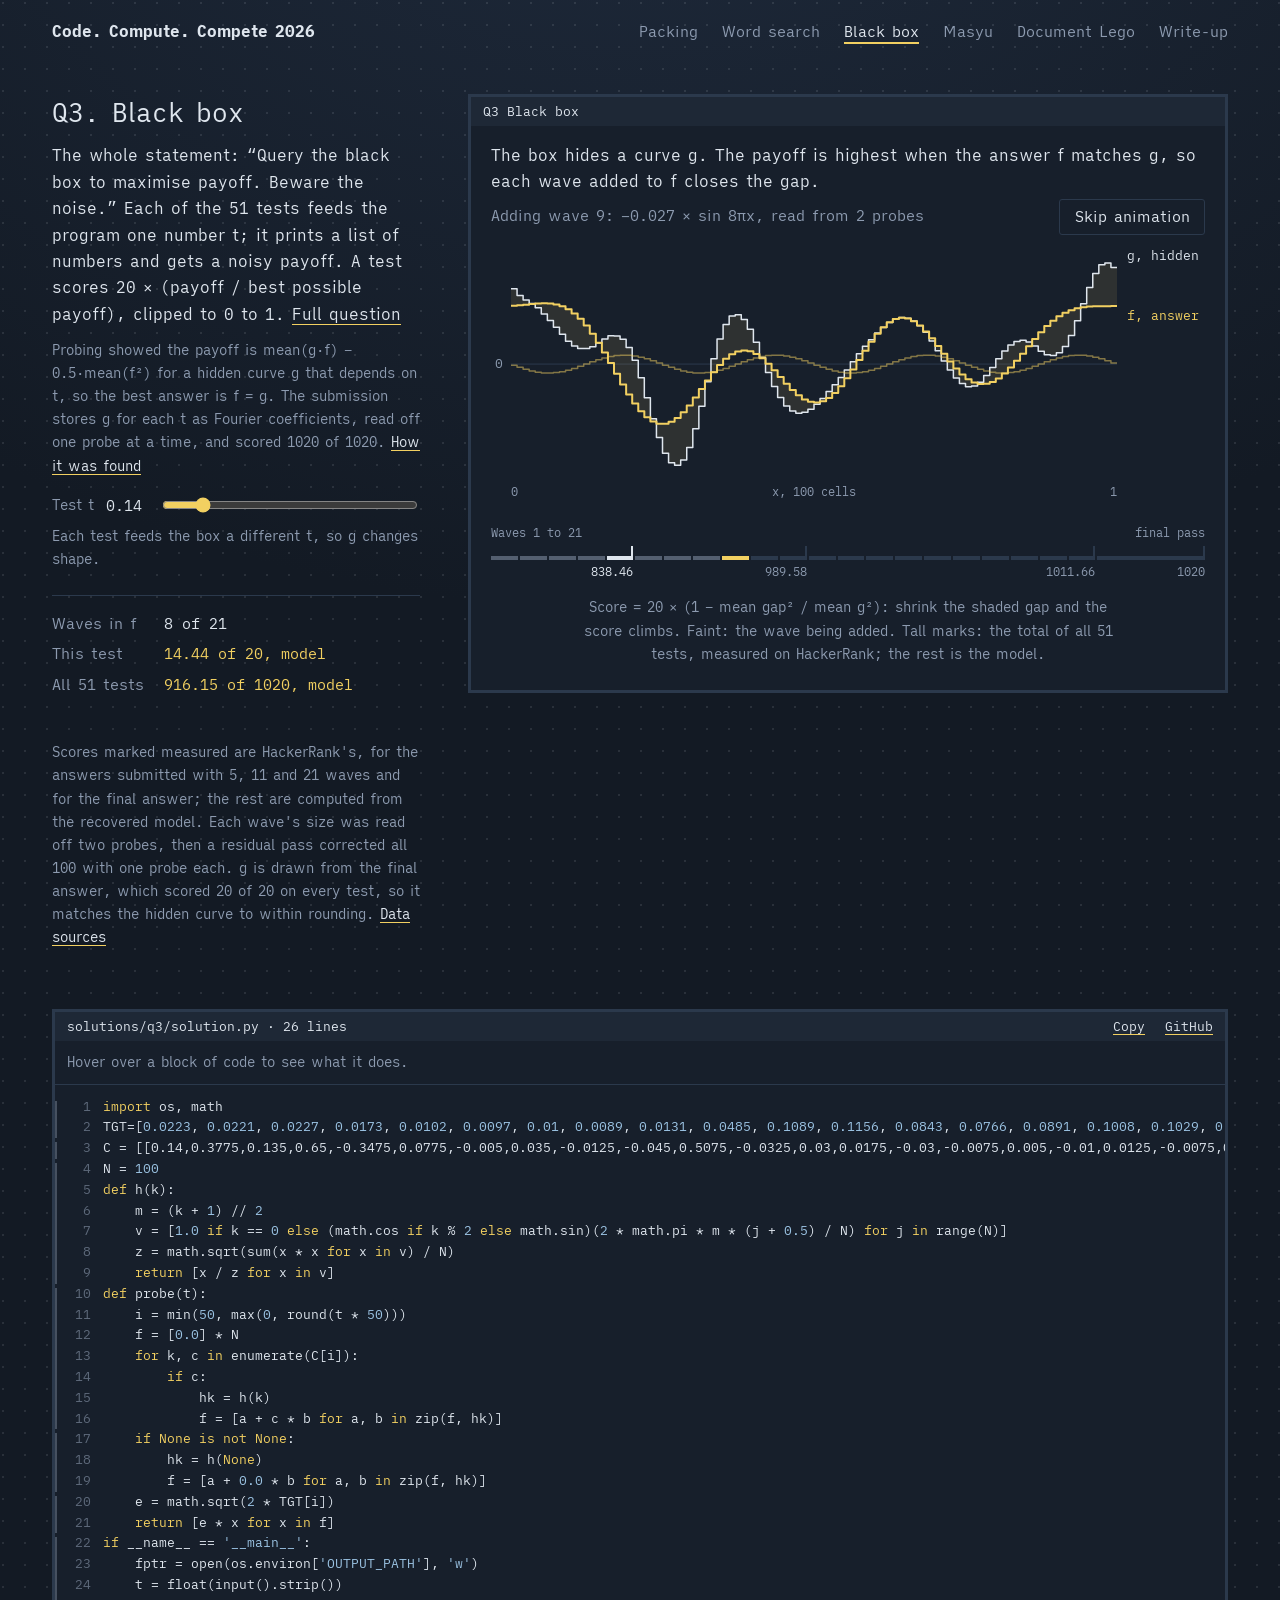
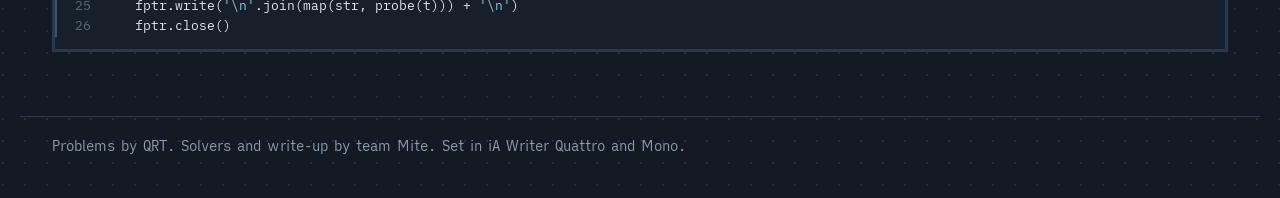
<file: docs/q3.html>
<!doctype html>
<html lang="en">
<head>
<meta charset="utf-8">
<meta name="viewport" content="width=device-width, initial-scale=1">
<title>Q3 Black box: QRT x Imperial hackathon</title>
<link rel="icon" href="data:,">
<link rel="stylesheet" href="style.css">
<script src="glow.js" defer></script>
<style>
  .zero { stroke: var(--rule); stroke-width: 1; vector-effect: non-scaling-stroke; }
  .curve-g, .curve-f, .wave { fill: none; stroke-linejoin: round; vector-effect: non-scaling-stroke; }
  .curve-g { stroke: var(--ink); stroke-width: 1.5; }
  .curve-f { stroke: var(--accent); stroke-width: 2; }
  .wave { stroke: var(--accent); stroke-width: 1.5; }
  .gap { fill: var(--accent); fill-opacity: 0.1; }
  .goal { margin: 0 0 0.25rem; max-width: none; }
  /* The plot, with HTML labels in its side margins: 0 on the zero line, g and f at their right ends */
  .plot, .xaxis { margin: 0 5.5rem 0 1.25rem; }
  #plot { width: 100%; }
  .plot { position: relative; }
  .plot > span { position: absolute; font: 13px/1.3 var(--mono); white-space: nowrap; transform: translateY(2px); }
  .plot > .up { transform: translateY(calc(-100% - 2px)); }
  #y0 { right: 100%; margin-right: 0.5rem; color: var(--muted); transform: translateY(-50%); }
  #lg, #lf { left: 100%; margin-left: 0.6rem; } #lf { color: var(--accent); }
  .xaxis { display: flex; justify-content: space-between; margin-top: 0.3rem; font: 12px/1.5 var(--mono); color: var(--muted); }
  /* Progress strip: a mark per wave, then the final pass; tall marks are the measured totals */
  .strip { display: grid; grid-template-columns: repeat(21, 1fr) 4fr; gap: 0.25rem 2px; align-items: end; margin-top: 1.5rem;
           font: 12px/1.4 var(--mono); color: var(--muted); }
  .strip > span { grid-row: 1; white-space: nowrap; } .strip > :first-child { grid-column: 1 / 22; } .strip > :nth-child(2) { justify-self: end; }
  .strip i { grid-row: 2; height: 4px; --c: var(--rule); background: var(--c); }
  .strip i.on { --c: color-mix(in oklab, var(--muted) 55%, var(--pane)); }
  .strip i.m { height: 14px; background: linear-gradient(var(--c), var(--c)) bottom / 100% 4px no-repeat; box-shadow: inset -2px 0 var(--c); }
  .strip i.m.on { --c: var(--ink); } .strip i.cur { --c: var(--accent); }
  .strip .tot { grid-row: 3; justify-self: end; } .strip .tot.on { color: var(--ink); }
  @media (max-width: 600px) {
    .plot, .xaxis { margin-right: 1.25rem; }
    #lg span, #lf span { display: none; }
    #status { min-height: 4.95em; }  /* 3 lines, the longest status at 390 wide, so the plot never jumps */
  }
  .pick { display: flex; align-items: center; gap: 0.75rem; margin: 0.25rem 0 0; }
  .pick output { font: 15px/1 var(--mono); color: var(--ink); min-width: 2.6rem; }
  .pick input { flex: 1; min-width: 0; padding: 0; border: 0; background: none; accent-color: var(--accent); }
</style>
</head>
<body>
<header class="wrap">
  <a class="home" href="index.html">Code. Compute. Compete 2026</a>
  <nav><a href="q1.html">Packing</a><a href="q2.html">Word search</a><a href="q3.html" aria-current="page">Black box</a><a href="q4.html">Masyu</a><a href="q5.html">Document Lego</a>
    <a href="https://github.com/xRyann2255/qrt-hackathon-2026#readme">Write-up</a></nav>
</header>
<main class="wrap demo">
  <section class="intro">
    <h1>Q3. Black box</h1>
    <p>The whole statement: &ldquo;Query the black box to maximise payoff. Beware the noise.&rdquo; Each of the 51 tests
    feeds the program one number t; it prints a list of numbers and gets a noisy payoff. A test scores
    20 &times; (payoff / best possible payoff), clipped to 0 to 1.
    <a href="https://github.com/xRyann2255/qrt-hackathon-2026/blob/main/QUESTIONS.md#q3-black-box">Full question</a></p>
    <p class="note">Probing showed the payoff is mean(g&middot;f) &minus; 0.5&middot;mean(f&sup2;) for a hidden curve g
    that depends on t, so the best answer is f = g. The submission stores g for each t as Fourier coefficients, read off
    one probe at a time, and scored 1020 of 1020.
    <a href="https://github.com/xRyann2255/qrt-hackathon-2026/blob/main/solutions/q3/README.md">How it was found</a></p>
  </section>

  <section class="controls">
    <label class="pick">Test t <output id="tval">0.14</output><input id="t" type="range" min="0" max="50" value="7"
      aria-label="Test input t, from 0 to 1 in steps of 0.02"></label>
    <p class="note" style="margin: 0.5rem 0 0">Each test feeds the box a different t, so g changes shape.</p>
  </section>

  <dl class="metrics" id="metrics"></dl>

  <p class="note">Scores marked measured are HackerRank's, for the answers submitted with 5, 11 and 21 waves and for
  the final answer; the rest are computed from the recovered model. Each wave's size was read off two probes, then a
  residual pass corrected all 100 with one probe each. g is drawn from the final answer, which scored 20 of 20 on every
  test, so it matches the hidden curve to within rounding.
  <a href="https://github.com/xRyann2255/qrt-hackathon-2026/blob/main/docs/q3/data.py">Data sources</a></p>

  <figure class="stage" id="stage" data-state="done">
    <div class="bar"><b>Q3 Black box</b></div>
    <p class="goal">The box hides a curve g. The payoff is highest when the answer f matches g, so each wave added to f
      closes the gap.</p>
    <div class="stagebar"><p id="status" role="status">Loading the recovered data</p><button id="skip" hidden>Skip animation</button></div>
    <div class="plot">
      <svg id="plot" width="800" height="300" viewBox="0 0 800 300" role="img"
           aria-label="The hidden curve g for the chosen test, and the answer f built from Fourier waves converging onto it"></svg>
      <span id="y0">0</span><span id="lg">g<span>, hidden</span></span><span id="lf">f<span>, answer</span></span>
    </div>
    <div class="xaxis"><span>0</span><span>x, 100 cells</span><span>1</span></div>
    <div class="strip" id="strip"><span>Waves 1 to 21</span><span>final pass</span></div>
    <p class="legend">Score = 20 &times; (1 &minus; mean gap&sup2; / mean g&sup2;): shrink the shaded gap and the score climbs.
      Faint: the wave being added. Tall marks: the total of all 51 tests, measured on HackerRank; the rest is the model.</p>
  </figure>

  <section class="code" id="code" data-src="solutions/q3/solution.py"></section>
</main>
<footer class="wrap">Problems by QRT. Solvers and write-up by team Mite. Set in iA Writer Quattro and Mono.</footer>

<script src="app.js"></script>
<script src="q3/anim.js"></script>
</body>
</html>
</file>
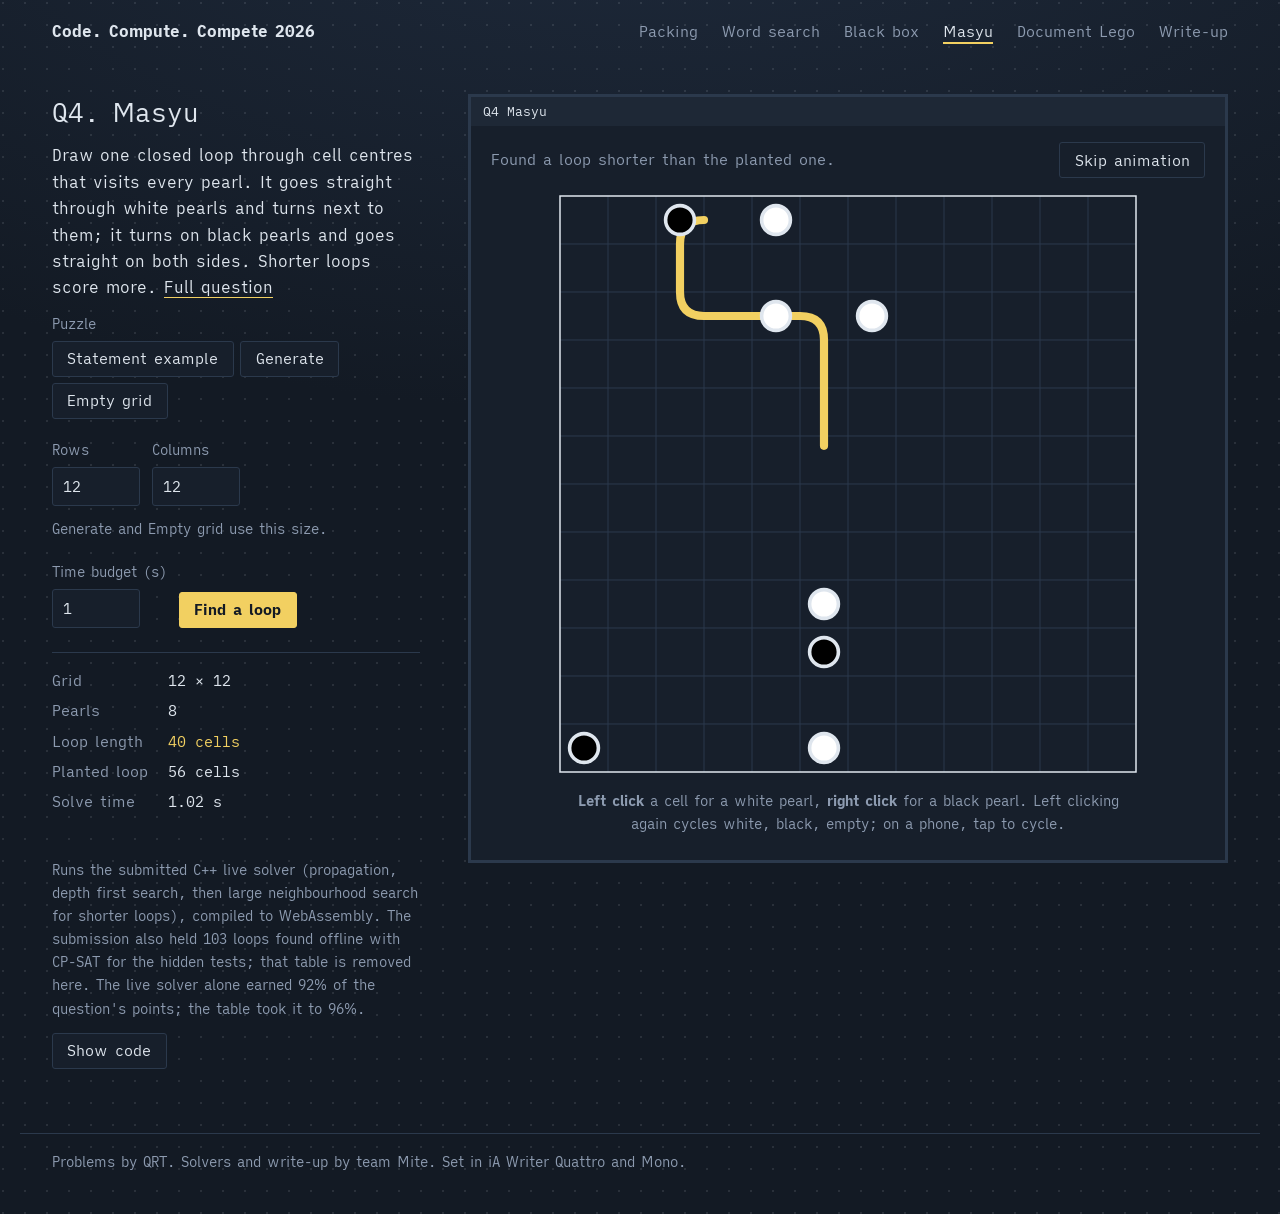
<file: docs/q4.html>
<!doctype html>
<html lang="en">
<head>
<meta charset="utf-8">
<meta name="viewport" content="width=device-width, initial-scale=1">
<title>Q4 Masyu: QRT x Imperial hackathon demo</title>
<link rel="icon" href="data:,">
<link rel="stylesheet" href="style.css">
<script src="glow.js" defer></script>
<style>
  #out { cursor: pointer; touch-action: manipulation; -webkit-tap-highlight-color: transparent; }
  .cell { fill: var(--pane); }
  .cell:hover { fill: color-mix(in oklab, var(--accent) 8%, var(--pane)); }
</style>
</head>
<body>
<header class="wrap">
  <a class="home" href="index.html">Code. Compute. Compete 2026</a>
  <nav><a href="q1.html">Packing</a><a href="q2.html">Word search</a><a href="q3.html">Black box</a><a href="q4.html" aria-current="page">Masyu</a><a href="q5.html">Document Lego</a>
    <a href="https://github.com/xRyann2255/qrt-hackathon-2026#readme">Write-up</a></nav>
</header>
<main class="wrap demo">
  <section class="intro">
    <h1>Q4. Masyu</h1>
    <p>Draw one closed loop through cell centres that visits every pearl. It goes straight through white pearls and turns
    next to them; it turns on black pearls and goes straight on both sides. Shorter loops score more.
    <a href="https://github.com/xRyann2255/qrt-hackathon-2026/blob/main/QUESTIONS.md#q4-masyu">Full question</a></p>
  </section>

  <section class="controls">
    <span class="label">Puzzle</span>
    <div class="examples">
      <button id="example">Statement example</button>
      <button id="gen">Generate</button>
      <button id="clear">Empty grid</button>
    </div>
    <div class="run">
      <label>Rows <input id="R" type="number" value="12" min="6" max="50"></label>
      <label>Columns <input id="C" type="number" value="12" min="6" max="50"></label>
    </div>
    <p class="note" style="margin-top: 0.75rem">Generate and Empty grid use this size.</p>
    <div class="run">
      <label>Time budget (s) <input id="tl" type="number" value="1" min="0.1" max="9" step="0.1"></label>
      <button class="primary" id="go">Find a loop</button>
    </div>
  </section>

  <dl class="metrics" id="metrics"></dl>

  <div class="note">
    <p>Runs the submitted C++ live solver (propagation, depth first search, then large neighbourhood search for
    shorter loops), compiled to WebAssembly. The submission also held 103 loops found offline with CP-SAT for the hidden
    tests; that table is removed here. The live solver alone earned 92% of the question's points; the table took it to 96%.</p>
    <button id="show-code" aria-controls="code" aria-expanded="false">Show code</button>
  </div>

  <figure class="stage" id="stage" data-state="busy">
    <div class="bar"><b>Q4 Masyu</b></div>
    <div class="stagebar"><p id="status" role="status">Loading the solver</p><button id="skip" hidden>Skip animation</button></div>
    <svg id="out" width="0" height="0" role="img" aria-label="The Masyu board"></svg>
    <p class="legend"><b>Left click</b> a cell for a white pearl, <b>right click</b> for a black pearl. Left clicking again
    cycles white, black, empty; on a phone, tap to cycle.</p>
  </figure>

  <section class="code" id="code" data-src="solutions/q4/solution.cpp" hidden>
    <p class="note">Not optimal: the best Mite came up with in the two hours.<br>
    The demo above runs this file without its table of 103 loops.</p>
  </section>
</main>
<footer class="wrap">Problems by QRT. Solvers and write-up by team Mite. Set in iA Writer Quattro and Mono.</footer>

<script src="app.js"></script>
<script>
const D = {N: [-1, 0], S: [1, 0], E: [0, 1], W: [0, -1]}, OPP = {N: 'S', S: 'N', E: 'W', W: 'E'};
const CH = {'-': 'EW', '|': 'NS', L: 'NE', J: 'NW', F: 'SE', 7: 'SW'};
const CHAR_OF = Object.fromEntries(Object.entries(CH).map(([k, v]) => [[...v].sort().join(''), k]));
const straight = ch => ch === '-' || ch === '|';
let puz = [], loop = null, planted = 0;

function pearlErr(out, r, c, p) {  // null if pearl p at (r, c) is satisfied by the loop
  const ch = out[r][c];
  if (ch === '.') return 'not on the loop';
  const nb = [...CH[ch]].map(d => out[r + D[d][0]][c + D[d][1]]);
  if (p === 'W') return !straight(ch) ? 'white pearl not straight' : straight(nb[0]) && straight(nb[1]) ? 'white pearl with no turn beside it' : null;
  if (straight(ch)) return 'black pearl not a turn';
  return [...CH[ch]].every((d, i) => nb[i] === ('NS'.includes(d) ? '|' : '-')) ? null : 'black pearl without straight neighbours';
}

function check(out) {  // loop length, or throws
  const R = puz.length, C = puz[0].length;
  if (out.length !== R || out.some(row => row.length !== C || /[^.\-|LJF7]/.test(row))) throw Error('no loop found');
  const cells = [];
  out.forEach((row, r) => [...row].forEach((ch, c) => ch !== '.' && cells.push([r, c])));
  if (!cells.length) throw Error('no loop found');
  for (const [r, c] of cells) for (const d of CH[out[r][c]]) {
    const n = out[r + D[d][0]]?.[c + D[d][1]];
    if (!n || !(CH[n] || '').includes(OPP[d])) throw Error(`loop broken at row ${r}, column ${c}`);
  }
  const seen = new Set([cells[0].join()]), stack = [cells[0]];
  while (stack.length) {
    const [r, c] = stack.pop();
    for (const d of CH[out[r][c]]) {
      const n = [r + D[d][0], c + D[d][1]];
      if (!seen.has(n.join())) { seen.add(n.join()); stack.push(n); }
    }
  }
  if (seen.size !== cells.length) throw Error('more than one loop');
  puz.forEach((row, r) => [...row].forEach((p, c) => {
    const e = p !== '.' && pearlErr(out, r, c, p);
    if (e) throw Error(`${e} at row ${r}, column ${c}`);
  }));
  return cells.length;
}

// Generator, ported from the team's gen.py: grow a random region, with no holes, of the squares between cell
// centres; its boundary is a valid loop. Pearls go where a rule holds on that loop, about a third of them kept.
function generate(R, C) {
  const H = R - 1, W = C - 1, reg = new Set(), NB4 = [[-1, 0], [0, 1], [1, 0], [0, -1]];
  const inr = (i, j) => i >= 0 && i < H && j >= 0 && j < W && reg.has(i * W + j);
  const ok = (i, j) => {
    const k4 = NB4.map(([a, b]) => inr(i + a, j + b)), k = k4.filter(Boolean).length;
    if (k === 0 || k === 4 || k4.filter((v, t) => v !== k4[(t + 3) % 4]).length !== 2) return false;
    for (let t = 0; t < 4; t++) {
      const [a1, b1] = NB4[t], [a2, b2] = NB4[(t + 1) % 4];
      if (inr(i + a1 + a2, j + b1 + b2) && !k4[t] && !k4[(t + 1) % 4]) return false;
    }
    return true;
  };
  reg.add(Math.floor(Math.random() * H) * W + Math.floor(Math.random() * W));
  // ponytail: full frontier rescan per step, O(area^2) worst case; fine at 49 x 49 squares
  while (reg.size < H * W / 2) {
    const cand = new Set();
    for (const s of reg) for (const [a, b] of NB4) {
      const i = Math.floor(s / W) + a, j = s % W + b;
      if (i >= 0 && i < H && j >= 0 && j < W && !reg.has(i * W + j) && ok(i, j)) cand.add(i * W + j);
    }
    if (!cand.size) break;
    reg.add([...cand][Math.floor(Math.random() * cand.size)]);
  }
  const dirs = Array.from({length: R}, () => Array(C).fill(''));
  for (const s of reg) {
    const i = Math.floor(s / W), j = s % W;
    if (!inr(i - 1, j)) { dirs[i][j] += 'E'; dirs[i][j + 1] += 'W'; }
    if (!inr(i + 1, j)) { dirs[i + 1][j] += 'E'; dirs[i + 1][j + 1] += 'W'; }
    if (!inr(i, j - 1)) { dirs[i][j] += 'S'; dirs[i + 1][j] += 'N'; }
    if (!inr(i, j + 1)) { dirs[i][j + 1] += 'S'; dirs[i + 1][j + 1] += 'N'; }
  }
  const sol = dirs.map(row => row.map(d => d ? CHAR_OF[[...d].sort().join('')] : '.').join(''));
  const cand = [];
  sol.forEach((row, r) => [...row].forEach((ch, c) => ch !== '.' && 'WB'.split('').forEach(p => !pearlErr(sol, r, c, p) && cand.push([r, c, p]))));
  let keep = cand.filter(() => Math.random() < 0.35);
  if (keep.length < 2) keep = cand.slice(0, 2);
  puz = Array.from({length: R}, () => Array(C).fill('.'));
  for (const [r, c, p] of keep) puz[r][c] = p;
  puz = puz.map(row => row.join(''));
  planted = sol.join('').replace(/\./g, '').length;
}

function draw() {
  const R = puz.length, C = puz[0].length, S = 24, svg = $('out');
  svg.replaceChildren();
  svg.setAttribute('viewBox', `-1 -1 ${C * S + 2} ${R * S + 2}`);
  const room = Math.max(240, $('stage').clientWidth - 40), scale = Math.min(2, room / (C * S + 2), 640 / (R * S + 2));
  svg.setAttribute('width', (C * S + 2) * scale);
  svg.setAttribute('height', (R * S + 2) * scale);
  for (let r = 0; r < R; r++) for (let c = 0; c < C; c++)
    svgEl('rect', {class: 'cell', x: c * S, y: r * S, width: S, height: S, 'data-r': r, 'data-c': c}, svg);
  const d = [];
  for (let r = 1; r < R; r++) d.push(`M0 ${r * S}H${C * S}`);
  for (let c = 1; c < C; c++) d.push(`M${c * S} 0V${R * S}`);
  svgEl('path', {class: 'grid-line', d: d.join(''), 'pointer-events': 'none'}, svg);
  svgEl('rect', {class: 'frame', x: 0, y: 0, width: C * S, height: R * S, 'pointer-events': 'none'}, svg);
  let path;
  if (loop) {  // walk the loop; each corner becomes a curve from edge midpoint to edge midpoint
    const start = loop.findIndex(row => /[^.]/.test(row)), pts = [];
    let r = start, c = loop[start].search(/[^.]/), from = null;
    do {
      pts.push([c * S + S / 2, r * S + S / 2]);
      const dir = [...CH[loop[r][c]]].find(x => x !== from);
      r += D[dir][0]; c += D[dir][1]; from = OPP[dir];
    } while (pts.length <= R * C && !(r === start && c === loop[start].search(/[^.]/)));
    const mid = i => { const a = pts[i % pts.length], b = pts[(i + 1) % pts.length]; return `${(a[0] + b[0]) / 2} ${(a[1] + b[1]) / 2}`; };
    path = svgEl('path', {class: 'loop', 'stroke-width': S * 0.17,
      d: `M${mid(pts.length - 1)}` + pts.map((p, i) => `Q${p[0]} ${p[1]} ${mid(i)}`).join('') + 'Z'}, svg);
  }
  puz.forEach((row, r) => [...row].forEach((p, c) => p !== '.' && svgEl('circle',
    {class: `pearl ${p}`, cx: c * S + S / 2, cy: r * S + S / 2, r: S * 0.3, 'stroke-width': 1.8}, svg)));
  if (path) {
    const len = path.getTotalLength();
    path.style.strokeDasharray = len;
    const replay = () => play(60, i => path.style.strokeDashoffset = len * (1 - (i + 1) / 60), replay);
    path.style.strokeDashoffset = len;
    replay();
  }
}

function reset(rows, note, p = 0) { puz = rows; planted = p; loop = null; draw(); status(note || 'Press Find a loop to solve this puzzle.'); metrics([]); }
function size() { return [Math.min(50, Math.max(6, +$('R').value || 12)), Math.min(50, Math.max(6, +$('C').value || 12))]; }

// Left click cycles empty, white, black; right click toggles a black pearl
function edit(e, next) {
  const r = e.target.dataset.r, c = e.target.dataset.c;
  if (r === undefined) return;
  e.preventDefault();
  const row = [...puz[r]];
  row[c] = next(row[c]);
  puz[r] = row.join('');
  reset(puz);
}
$('out').onclick = e => edit(e, p => ({'.': 'W', W: 'B', B: '.'})[p]);
$('out').oncontextmenu = e => edit(e, p => p === 'B' ? '.' : 'B');
$('clear').onclick = () => { const [R, C] = size(); reset(Array(R).fill('.'.repeat(C)), 'Click cells to place pearls, then press Find a loop.'); };
$('example').onclick = () => { reset(['......', '.W....', '....B.', '......', '.B....', '....W.'], 'The statement says the shortest loop here has 18 cells.'); };
$('gen').onclick = () => { const [R, C] = size(); generate(R, C); reset(puz, `Generated around a planted loop of ${planted} cells.`, planted); };

$('go').onclick = async () => {
  const pearls = puz.join('').replace(/\./g, '').length;
  if (pearls < 2) return status('Place at least 2 pearls.', 'error');
  status('Searching for a short loop', 'busy');
  try {
    const r = await solve('q4', [puz.length, ...puz].join('\n') + '\n', {MASYU_T: String(+$('tl').value || 1)});
    const out = r.out.trim().split('\n').map(s => s.trim());
    let len;
    try { len = check(out); } catch (e) { loop = null; draw(); return status(`No valid loop: ${e.message}. The puzzle may have no solution.`, 'error'); }
    loop = out; draw();
    status(planted && len < planted ? 'Found a loop shorter than the planted one.' : 'Found a valid loop.');
    metrics([['Grid', `${puz.length} × ${puz[0].length}`], ['Pearls', pearls], ['Loop length', `${len} cells`, true],
             ...(planted ? [['Planted loop', `${planted} cells`]] : []), ['Solve time', `${(r.ms / 1000).toFixed(2)} s`]]);
  } catch (e) { status('The solver stopped: ' + e.message, 'error'); }
};

let width = innerWidth;
addEventListener('resize', () => { if (innerWidth !== width) { width = innerWidth; draw(); } });
$('gen').onclick();
$('go').onclick();
</script>
</body>
</html>
</file>
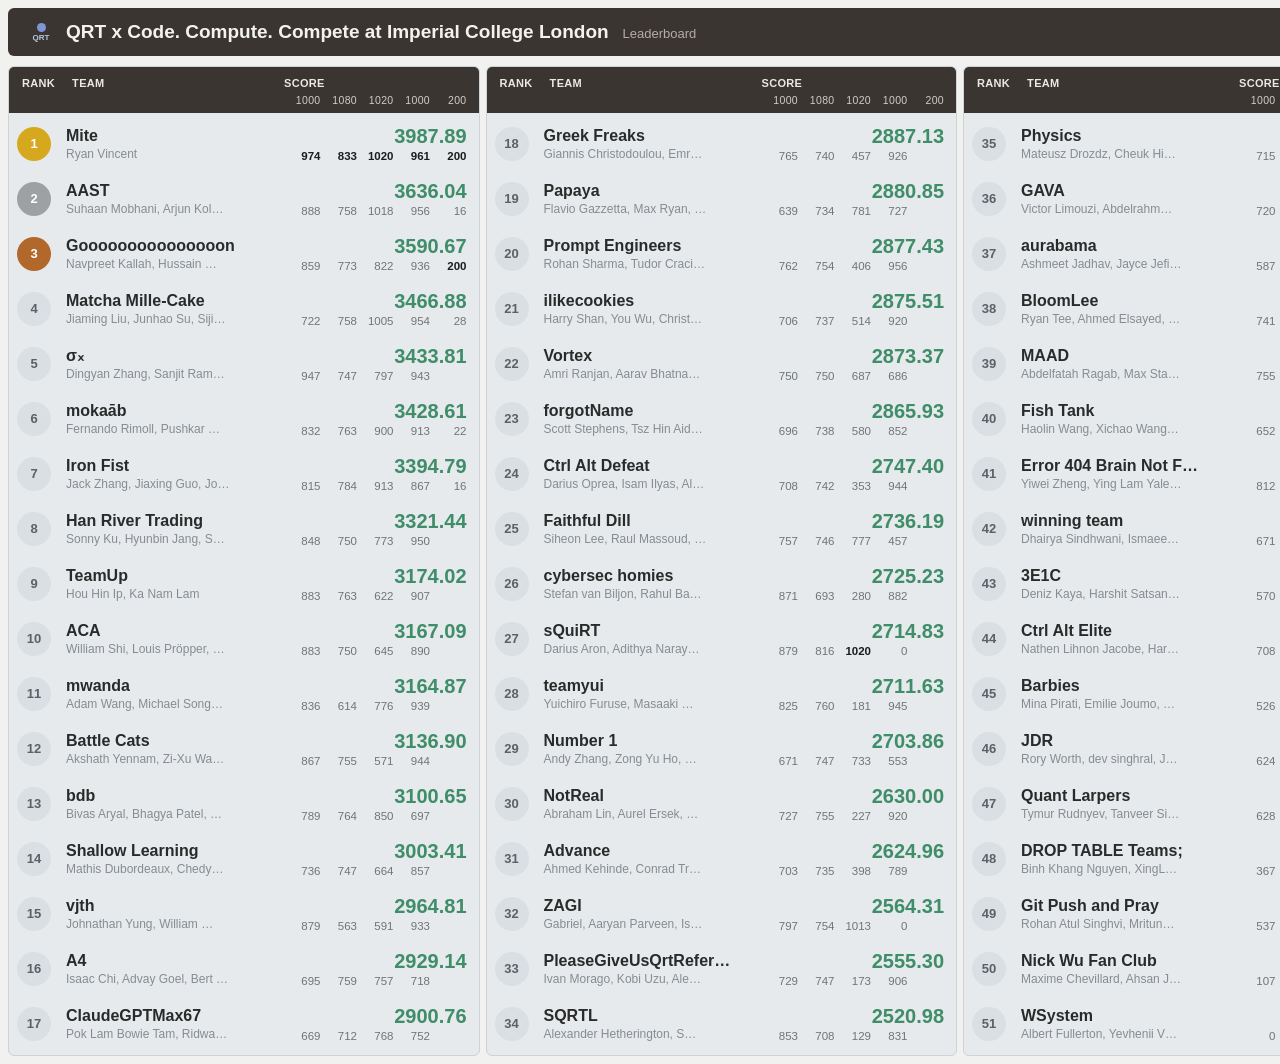
<file: tools/leaderboard/leaderboard.html>
<!doctype html>
<meta charset=utf-8>
<title>QRT x Code. Compute. Compete at Imperial College London: Leaderboard</title>
<style>
* { box-sizing: border-box; margin: 0; }
body { width: 1920px; height: 1064px; padding: 8px; background: #f1f2f0; color: #2a2a2a;
  font-family: "Noto Sans", "Segoe UI", sans-serif; }
.bar { display: flex; align-items: center; height: 48px; padding: 0 10px 0 18px; border-radius: 6px;
  background: #3a3530; color: #f4f2ef; }
.logo { width: 30px; font-size: 8px; font-weight: 700; line-height: 1; text-align: center; color: #b9c6e8; }
.logo::before { content: ""; display: block; width: 9px; height: 9px; margin: 0 auto 2px; border-radius: 50%;
  background: #7e95d6; }
h1 { margin-left: 10px; font-size: 19px; }
.sub { margin: 3px auto 0 14px; font-size: 13px; color: #b4ada5; }
.stat { margin-left: 26px; font-size: 16px; font-weight: 700; }
.stat small { margin-right: 8px; font-size: 12px; font-weight: 400; letter-spacing: .04em; color: #8c857d;
  text-transform: uppercase; }
.refresh { display: grid; place-items: center; width: 38px; height: 32px; margin-left: 22px; border-radius: 7px;
  background: #4c9a6f; }
main { display: grid; grid-template-columns: repeat(4, 1fr); gap: 6px; margin-top: 10px; }
section { height: 990px; border: 1px solid #cdd3d6; border-radius: 6px; background: #e6eaec; overflow: hidden; }
header { display: flex; height: 46px; padding: 10px 12px 0 13px; background: #3a3530; color: #ece8e3;
  font-size: 11px; font-weight: 700; letter-spacing: .03em; text-transform: uppercase; }
header > span:nth-child(2) { margin-left: 17px; }
header .pts { margin-left: auto; text-align: left; }
header .q { margin-top: 3px; font-size: 10.5px; font-weight: 400; color: #d2ccc5; }
.row { display: flex; align-items: center; height: 55px; padding: 0 12px 0 8px; }
.row:first-of-type { margin-top: 3px; }
.rank { display: grid; place-items: center; flex: none; width: 34px; height: 34px; border-radius: 50%;
  background: #d9dfe2; color: #5b6166; font-size: 13px; font-weight: 700; }
.gold { background: #d6a81d; color: #fff; }
.silver { background: #9da1a4; color: #fff; }
.bronze { background: #b2672b; color: #fff; }
.who { flex: 1; min-width: 0; margin-left: 15px; white-space: nowrap; }
.who b { display: block; font-size: 16px; line-height: 21px; }
.who small { display: block; font-size: 12px; line-height: 17px; color: #868c91; }
.pts { text-align: right; white-space: nowrap; }
.pts > b { display: block; font-size: 20px; line-height: 24px; color: #3f8d69; }
.q { display: flex; justify-content: flex-end; font-size: 11.5px; line-height: 16px; color: #6f7478; }
.q span { width: 36.5px; text-align: right; }
.q .best { font-weight: 700; color: #1d1d1d; }
</style>
<div class=bar><span class=logo>QRT</span><h1>QRT x Code. Compute. Compete at Imperial College London</h1><span class=sub>Leaderboard</span>
<span class=stat><small>Teams</small>68</span><span class=stat><small>Average</small>2301.35</span>
<span class=stat><small>Highest</small>3987.89</span>
<span class=refresh><svg width=18 height=18 viewBox="0 0 24 24" fill=none stroke=#e8f5ec stroke-width=2.6
stroke-linecap=round stroke-linejoin=round><path d="M20 11a8 8 0 0 0-14.3-4.5M4 13a8 8 0 0 0 14.3 4.5"/>
<path d="M5 3v4h4M19 21v-4h-4"/></svg></span></div>
<main><section><header><span>Rank</span><span>Team</span><div class=pts><span>Score</span><div class=q><span>1000</span><span>1080</span><span>1020</span><span>1000</span><span>200</span></div></div></header><div class=row><span class="rank gold">1</span><div class=who><b>Mite</b><small>Ryan Vincent</small></div><div class=pts><b>3987.89</b><div class=q><span class=best>974</span><span class=best>833</span><span class=best>1020</span><span class=best>961</span><span class=best>200</span></div></div></div><div class=row><span class="rank silver">2</span><div class=who><b>AAST</b><small>Suhaan Mobhani, Arjun Kol…</small></div><div class=pts><b>3636.04</b><div class=q><span>888</span><span>758</span><span>1018</span><span>956</span><span>16</span></div></div></div><div class=row><span class="rank bronze">3</span><div class=who><b>Gooooooooooooooon</b><small>Navpreet Kallah, Hussain …</small></div><div class=pts><b>3590.67</b><div class=q><span>859</span><span>773</span><span>822</span><span>936</span><span class=best>200</span></div></div></div><div class=row><span class="rank">4</span><div class=who><b>Matcha Mille-Cake</b><small>Jiaming Liu, Junhao Su, Siji…</small></div><div class=pts><b>3466.88</b><div class=q><span>722</span><span>758</span><span>1005</span><span>954</span><span>28</span></div></div></div><div class=row><span class="rank">5</span><div class=who><b>σₓ</b><small>Dingyan Zhang, Sanjit Ram…</small></div><div class=pts><b>3433.81</b><div class=q><span>947</span><span>747</span><span>797</span><span>943</span><span></span></div></div></div><div class=row><span class="rank">6</span><div class=who><b>mokaāb</b><small>Fernando Rimoll, Pushkar …</small></div><div class=pts><b>3428.61</b><div class=q><span>832</span><span>763</span><span>900</span><span>913</span><span>22</span></div></div></div><div class=row><span class="rank">7</span><div class=who><b>Iron Fist</b><small>Jack Zhang, Jiaxing Guo, Jo…</small></div><div class=pts><b>3394.79</b><div class=q><span>815</span><span>784</span><span>913</span><span>867</span><span>16</span></div></div></div><div class=row><span class="rank">8</span><div class=who><b>Han River Trading</b><small>Sonny Ku, Hyunbin Jang, S…</small></div><div class=pts><b>3321.44</b><div class=q><span>848</span><span>750</span><span>773</span><span>950</span><span></span></div></div></div><div class=row><span class="rank">9</span><div class=who><b>TeamUp</b><small>Hou Hin Ip, Ka Nam Lam</small></div><div class=pts><b>3174.02</b><div class=q><span>883</span><span>763</span><span>622</span><span>907</span><span></span></div></div></div><div class=row><span class="rank">10</span><div class=who><b>ACA</b><small>William Shi, Louis Pröpper, …</small></div><div class=pts><b>3167.09</b><div class=q><span>883</span><span>750</span><span>645</span><span>890</span><span></span></div></div></div><div class=row><span class="rank">11</span><div class=who><b>mwanda</b><small>Adam Wang, Michael Song…</small></div><div class=pts><b>3164.87</b><div class=q><span>836</span><span>614</span><span>776</span><span>939</span><span></span></div></div></div><div class=row><span class="rank">12</span><div class=who><b>Battle Cats</b><small>Akshath Yennam, Zi-Xu Wa…</small></div><div class=pts><b>3136.90</b><div class=q><span>867</span><span>755</span><span>571</span><span>944</span><span></span></div></div></div><div class=row><span class="rank">13</span><div class=who><b>bdb</b><small>Bivas Aryal, Bhagya Patel, …</small></div><div class=pts><b>3100.65</b><div class=q><span>789</span><span>764</span><span>850</span><span>697</span><span></span></div></div></div><div class=row><span class="rank">14</span><div class=who><b>Shallow Learning</b><small>Mathis Dubordeaux, Chedy…</small></div><div class=pts><b>3003.41</b><div class=q><span>736</span><span>747</span><span>664</span><span>857</span><span></span></div></div></div><div class=row><span class="rank">15</span><div class=who><b>vjth</b><small>Johnathan Yung, William …</small></div><div class=pts><b>2964.81</b><div class=q><span>879</span><span>563</span><span>591</span><span>933</span><span></span></div></div></div><div class=row><span class="rank">16</span><div class=who><b>A4</b><small>Isaac Chi, Advay Goel, Bert …</small></div><div class=pts><b>2929.14</b><div class=q><span>695</span><span>759</span><span>757</span><span>718</span><span></span></div></div></div><div class=row><span class="rank">17</span><div class=who><b>ClaudeGPTMax67</b><small>Pok Lam Bowie Tam, Ridwa…</small></div><div class=pts><b>2900.76</b><div class=q><span>669</span><span>712</span><span>768</span><span>752</span><span></span></div></div></div></section><section><header><span>Rank</span><span>Team</span><div class=pts><span>Score</span><div class=q><span>1000</span><span>1080</span><span>1020</span><span>1000</span><span>200</span></div></div></header><div class=row><span class="rank">18</span><div class=who><b>Greek Freaks</b><small>Giannis Christodoulou, Emr…</small></div><div class=pts><b>2887.13</b><div class=q><span>765</span><span>740</span><span>457</span><span>926</span><span></span></div></div></div><div class=row><span class="rank">19</span><div class=who><b>Papaya</b><small>Flavio Gazzetta, Max Ryan, …</small></div><div class=pts><b>2880.85</b><div class=q><span>639</span><span>734</span><span>781</span><span>727</span><span></span></div></div></div><div class=row><span class="rank">20</span><div class=who><b>Prompt Engineers</b><small>Rohan Sharma, Tudor Craci…</small></div><div class=pts><b>2877.43</b><div class=q><span>762</span><span>754</span><span>406</span><span>956</span><span></span></div></div></div><div class=row><span class="rank">21</span><div class=who><b>ilikecookies</b><small>Harry Shan, You Wu, Christ…</small></div><div class=pts><b>2875.51</b><div class=q><span>706</span><span>737</span><span>514</span><span>920</span><span></span></div></div></div><div class=row><span class="rank">22</span><div class=who><b>Vortex</b><small>Amri Ranjan, Aarav Bhatna…</small></div><div class=pts><b>2873.37</b><div class=q><span>750</span><span>750</span><span>687</span><span>686</span><span></span></div></div></div><div class=row><span class="rank">23</span><div class=who><b>forgotName</b><small>Scott Stephens, Tsz Hin Aid…</small></div><div class=pts><b>2865.93</b><div class=q><span>696</span><span>738</span><span>580</span><span>852</span><span></span></div></div></div><div class=row><span class="rank">24</span><div class=who><b>Ctrl Alt Defeat</b><small>Darius Oprea, Isam Ilyas, Al…</small></div><div class=pts><b>2747.40</b><div class=q><span>708</span><span>742</span><span>353</span><span>944</span><span></span></div></div></div><div class=row><span class="rank">25</span><div class=who><b>Faithful Dill</b><small>Siheon Lee, Raul Massoud, …</small></div><div class=pts><b>2736.19</b><div class=q><span>757</span><span>746</span><span>777</span><span>457</span><span></span></div></div></div><div class=row><span class="rank">26</span><div class=who><b>cybersec homies</b><small>Stefan van Biljon, Rahul Ba…</small></div><div class=pts><b>2725.23</b><div class=q><span>871</span><span>693</span><span>280</span><span>882</span><span></span></div></div></div><div class=row><span class="rank">27</span><div class=who><b>sQuiRT</b><small>Darius Aron, Adithya Naray…</small></div><div class=pts><b>2714.83</b><div class=q><span>879</span><span>816</span><span class=best>1020</span><span>0</span><span></span></div></div></div><div class=row><span class="rank">28</span><div class=who><b>teamyui</b><small>Yuichiro Furuse, Masaaki …</small></div><div class=pts><b>2711.63</b><div class=q><span>825</span><span>760</span><span>181</span><span>945</span><span></span></div></div></div><div class=row><span class="rank">29</span><div class=who><b>Number 1</b><small>Andy Zhang, Zong Yu Ho, …</small></div><div class=pts><b>2703.86</b><div class=q><span>671</span><span>747</span><span>733</span><span>553</span><span></span></div></div></div><div class=row><span class="rank">30</span><div class=who><b>NotReal</b><small>Abraham Lin, Aurel Ersek, …</small></div><div class=pts><b>2630.00</b><div class=q><span>727</span><span>755</span><span>227</span><span>920</span><span></span></div></div></div><div class=row><span class="rank">31</span><div class=who><b>Advance</b><small>Ahmed Kehinde, Conrad Tr…</small></div><div class=pts><b>2624.96</b><div class=q><span>703</span><span>735</span><span>398</span><span>789</span><span></span></div></div></div><div class=row><span class="rank">32</span><div class=who><b>ZAGI</b><small>Gabriel, Aaryan Parveen, Is…</small></div><div class=pts><b>2564.31</b><div class=q><span>797</span><span>754</span><span>1013</span><span>0</span><span></span></div></div></div><div class=row><span class="rank">33</span><div class=who><b>PleaseGiveUsQrtRefer…</b><small>Ivan Morago, Kobi Uzu, Ale…</small></div><div class=pts><b>2555.30</b><div class=q><span>729</span><span>747</span><span>173</span><span>906</span><span></span></div></div></div><div class=row><span class="rank">34</span><div class=who><b>SQRTL</b><small>Alexander Hetherington, S…</small></div><div class=pts><b>2520.98</b><div class=q><span>853</span><span>708</span><span>129</span><span>831</span><span></span></div></div></div></section><section><header><span>Rank</span><span>Team</span><div class=pts><span>Score</span><div class=q><span>1000</span><span>1080</span><span>1020</span><span>1000</span><span>200</span></div></div></header><div class=row><span class="rank">35</span><div class=who><b>Physics</b><small>Mateusz Drozdz, Cheuk Hi…</small></div><div class=pts><b>2454.56</b><div class=q><span>715</span><span>742</span><span>185</span><span>813</span><span></span></div></div></div><div class=row><span class="rank">36</span><div class=who><b>GAVA</b><small>Victor Limouzi, Abdelrahm…</small></div><div class=pts><b>2426.67</b><div class=q><span>720</span><span>13</span><span>786</span><span>907</span><span></span></div></div></div><div class=row><span class="rank">37</span><div class=who><b>aurabama</b><small>Ashmeet Jadhav, Jayce Jefi…</small></div><div class=pts><b>2413.52</b><div class=q><span>587</span><span>734</span><span>183</span><span>909</span><span></span></div></div></div><div class=row><span class="rank">38</span><div class=who><b>BloomLee</b><small>Ryan Tee, Ahmed Elsayed, …</small></div><div class=pts><b>2405.58</b><div class=q><span>741</span><span>639</span><span>162</span><span>864</span><span></span></div></div></div><div class=row><span class="rank">39</span><div class=who><b>MAAD</b><small>Abdelfatah Ragab, Max Sta…</small></div><div class=pts><b>2376.16</b><div class=q><span>755</span><span>779</span><span>0</span><span>843</span><span></span></div></div></div><div class=row><span class="rank">40</span><div class=who><b>Fish Tank</b><small>Haolin Wang, Xichao Wang…</small></div><div class=pts><b>2280.88</b><div class=q><span>652</span><span>535</span><span>140</span><span>954</span><span></span></div></div></div><div class=row><span class="rank">41</span><div class=who><b>Error 404 Brain Not F…</b><small>Yiwei Zheng, Ying Lam Yale…</small></div><div class=pts><b>2271.79</b><div class=q><span>812</span><span>742</span><span>51</span><span>666</span><span></span></div></div></div><div class=row><span class="rank">42</span><div class=who><b>winning team</b><small>Dhairya Sindhwani, Ismaee…</small></div><div class=pts><b>2239.33</b><div class=q><span>671</span><span>737</span><span>86</span><span>745</span><span></span></div></div></div><div class=row><span class="rank">43</span><div class=who><b>3E1C</b><small>Deniz Kaya, Harshit Satsan…</small></div><div class=pts><b>2237.73</b><div class=q><span>570</span><span>0</span><span>722</span><span>946</span><span></span></div></div></div><div class=row><span class="rank">44</span><div class=who><b>Ctrl Alt Elite</b><small>Nathen Lihnon Jacobe, Har…</small></div><div class=pts><b>2122.63</b><div class=q><span>708</span><span>762</span><span>31</span><span>622</span><span></span></div></div></div><div class=row><span class="rank">45</span><div class=who><b>Barbies</b><small>Mina Pirati, Emilie Joumo, …</small></div><div class=pts><b>2120.76</b><div class=q><span>526</span><span>741</span><span>26</span><span>828</span><span></span></div></div></div><div class=row><span class="rank">46</span><div class=who><b>JDR</b><small>Rory Worth, dev singhral, J…</small></div><div class=pts><b>2018.93</b><div class=q><span>624</span><span>586</span><span>0</span><span>810</span><span></span></div></div></div><div class=row><span class="rank">47</span><div class=who><b>Quant Larpers</b><small>Tymur Rudnyev, Tanveer Si…</small></div><div class=pts><b>1956.15</b><div class=q><span>628</span><span>457</span><span>182</span><span>689</span><span></span></div></div></div><div class=row><span class="rank">48</span><div class=who><b>DROP TABLE Teams;</b><small>Binh Khang Nguyen, XingL…</small></div><div class=pts><b>1937.60</b><div class=q><span>367</span><span>559</span><span>782</span><span>230</span><span></span></div></div></div><div class=row><span class="rank">49</span><div class=who><b>Git Push and Pray</b><small>Rohan Atul Singhvi, Mritun…</small></div><div class=pts><b>1905.55</b><div class=q><span>537</span><span>754</span><span>0</span><span>615</span><span></span></div></div></div><div class=row><span class="rank">50</span><div class=who><b>Nick Wu Fan Club</b><small>Maxime Chevillard, Ahsan J…</small></div><div class=pts><b>1817.55</b><div class=q><span>107</span><span>738</span><span>25</span><span>948</span><span></span></div></div></div><div class=row><span class="rank">51</span><div class=who><b>WSystem</b><small>Albert Fullerton, Yevhenii V…</small></div><div class=pts><b>1812.11</b><div class=q><span>0</span><span>706</span><span>677</span><span>429</span><span></span></div></div></div></section><section><header><span>Rank</span><span>Team</span><div class=pts><span>Score</span><div class=q><span>1000</span><span>1080</span><span>1020</span><span>1000</span><span>200</span></div></div></header><div class=row><span class="rank">52</span><div class=who><b>Titanic Swim Team</b><small>Fabian Amaricai, Naman K…</small></div><div class=pts><b>1686.36</b><div class=q><span>759</span><span>731</span><span>197</span><span>0</span><span></span></div></div></div><div class=row><span class="rank">53</span><div class=who><b>B Team</b><small>Aidan Wong, Dason Tsoi, A…</small></div><div class=pts><b>1674.14</b><div class=q><span>855</span><span>0</span><span>1</span><span>819</span><span></span></div></div></div><div class=row><span class="rank">54</span><div class=who><b>AY AYE</b><small>Haisu Zhou, Ishbir Singh, G…</small></div><div class=pts><b>1580.46</b><div class=q><span>793</span><span>14</span><span>44</span><span>729</span><span></span></div></div></div><div class=row><span class="rank">55</span><div class=who><b>Spoons Rotation</b><small>Henry Bratt, Oskar Czyz, M…</small></div><div class=pts><b>1562.87</b><div class=q><span>485</span><span>465</span><span>27</span><span>586</span><span></span></div></div></div><div class=row><span class="rank">56</span><div class=who><b>QRT Larp</b><small>Pablo Hendriks Bardaji, Lo…</small></div><div class=pts><b>1442.81</b><div class=q><span>486</span><span>0</span><span>24</span><span>933</span><span></span></div></div></div><div class=row><span class="rank">57</span><div class=who><b>ASCL</b><small>Chen Yuan, Shaolin Liang, …</small></div><div class=pts><b>1406.88</b><div class=q><span>462</span><span>637</span><span>29</span><span>279</span><span></span></div></div></div><div class=row><span class="rank">58</span><div class=who><b>Team Steven</b><small>Nathaniel Melnichenko, An…</small></div><div class=pts><b>1379.71</b><div class=q><span>49</span><span>731</span><span>14</span><span>586</span><span></span></div></div></div><div class=row><span class="rank">59</span><div class=who><b>Royal Rumblers</b><small>Miles Mathiason, Stefan Ru…</small></div><div class=pts><b>1195.93</b><div class=q><span>597</span><span>258</span><span>117</span><span>223</span><span></span></div></div></div><div class=row><span class="rank">60</span><div class=who><b>BuyHighSellLow</b><small>Rishi Gupta, Vishal Yogesw…</small></div><div class=pts><b>1180.79</b><div class=q><span>601</span><span>272</span><span>154</span><span>154</span><span></span></div></div></div><div class=row><span class="rank">61</span><div class=who><b>OMZH</b><small>Muhammad Owais Darwes…</small></div><div class=pts><b>1030.75</b><div class=q><span>0</span><span>0</span><span>124</span><span>907</span><span></span></div></div></div><div class=row><span class="rank">62</span><div class=who><b>IMPoster</b><small>Stefan Savulescu, Rajyeshw…</small></div><div class=pts><b>994.33</b><div class=q><span>767</span><span>0</span><span>227</span><span>0</span><span></span></div></div></div><div class=row><span class="rank">63</span><div class=who><b>JPMB</b><small>Ben Taylor, Joshua Esiri, Ma…</small></div><div class=pts><b>761.51</b><div class=q><span>707</span><span>0</span><span>54</span><span>0</span><span></span></div></div></div><div class=row><span class="rank">64</span><div class=who><b>Not Queens Tower Ca…</b><small>Dorian Turner, Aidan Madge</small></div><div class=pts><b>661.77</b><div class=q><span>627</span><span>0</span><span>34</span><span>0</span><span></span></div></div></div><div class=row><span class="rank">65</span><div class=who><b>The Helpdesk</b><small>Arshia Mahajan, Zixin Jin</small></div><div class=pts><b>352.40</b><div class=q><span>352</span><span>0</span><span>0</span><span>0</span><span></span></div></div></div><div class=row><span class="rank">66</span><div class=who><b>Magnolias</b><small>Ananya Srivastava, Anastaz…</small></div><div class=pts><b>289.11</b><div class=q><span>214</span><span>53</span><span>22</span><span>0</span><span></span></div></div></div><div class=row><span class="rank">67</span><div class=who><b>DIA</b><small>Iva Koleva, Defne Karakaya,…</small></div><div class=pts><b>148.99</b><div class=q><span>0</span><span>0</span><span>0</span><span>149</span><span></span></div></div></div><div class=row><span class="rank">68</span><div class=who><b>topper</b><small>Radin Khalaj</small></div><div class=pts><b>48.76</b><div class=q><span>49</span><span>0</span><span>0</span><span>0</span><span></span></div></div></div></section></main>
</file>
<file: docs/style.css>
/* iA Writer Quattro and Mono, shipped unmodified under the OFL (see fonts/OFL-iAWriter.md) */
@font-face { font-family: "iA Writer Quattro"; src: url(fonts/iAWriterQuattroS-Regular.woff2) format("woff2"); font-weight: 400; font-display: swap; }
@font-face { font-family: "iA Writer Quattro"; src: url(fonts/iAWriterQuattroS-Bold.woff2) format("woff2"); font-weight: 700; font-display: swap; }
@font-face { font-family: "iA Writer Mono"; src: url(fonts/iAWriterMonoS-Regular.woff2) format("woff2"); font-weight: 400; font-display: swap; }
:root {
  --bg: #131a24; --pane: #171f2b; --bar: #1e2836; --ink: #dfe6ee; --muted: #8d9bb0; --rule: #2b394c;
  --accent: #f2d061; --on-accent: #131a24; --err: #ff8a80;
  --sans: "iA Writer Quattro", ui-sans-serif, system-ui, sans-serif;
  --mono: "iA Writer Mono", ui-monospace, Menlo, Consolas, monospace;
  color-scheme: dark;
}
* { box-sizing: border-box; }
html { -webkit-text-size-adjust: 100%; }
/* The cursor wake (glow.js): one canvas under every pane */
.glow { position: fixed; inset: 0; width: 100vw; height: 100vh; z-index: -1; pointer-events: none; }
/* Background: a faint dot grid, like the puzzle boards, under a soft lighter band at the top */
body { margin: 0; color: var(--ink); font: 16px/1.65 var(--sans);
       background: radial-gradient(circle at 3px 3px, color-mix(in oklab, var(--ink) 11%, transparent) 1px, transparent 0) 0 0 / 22px 22px,
                   radial-gradient(130% 70% at 50% -15%, #1f2b3d, transparent 70%) no-repeat, var(--bg); }
a { color: var(--ink); text-decoration-color: var(--accent); text-decoration-thickness: 1px; text-underline-offset: 0.22em; }
a:hover { color: var(--accent); }
:focus-visible { outline: 2px solid var(--accent); outline-offset: 2px; }
h1 { font-size: 26px; line-height: 1.4; font-weight: 400; margin: 0 0 0.75rem; }
h2 { font-size: 16px; font-weight: 700; margin: 2rem 0 0.75rem; }
p { margin: 0 0 0.75rem; max-width: 68ch; }
.note { font-size: 14px; color: var(--muted); }

/* Header, main and footer, shared by every page */
.wrap { max-width: 1240px; margin-left: auto; margin-right: auto; padding-left: 2rem; padding-right: 2rem; }
header { display: flex; flex-wrap: wrap; justify-content: space-between; align-items: baseline; gap: 0.25rem 2rem;
         padding-top: 1.1rem; padding-bottom: 1.1rem; }
header .home { font-weight: 700; text-decoration: none; }
header nav { display: flex; flex-wrap: wrap; gap: 0.25rem 1.5rem; font-size: 15px; }
header nav a { color: var(--muted); text-decoration: none; }
header nav a:hover, header nav a[aria-current] { color: var(--ink); }
header nav a[aria-current] { box-shadow: inset 0 -2px var(--accent); }
footer { margin-top: 4rem; padding-top: 1.1rem; padding-bottom: 2.5rem; border-top: 1px solid var(--rule); font-size: 14px; color: var(--muted); }

/* A terminal pane's title bar: the landing's figures and each demo's figure */
.bar { display: flex; justify-content: space-between; gap: 1rem; padding: 0.3rem 0.75rem; background: var(--bar);
       font: 13px/1.5 var(--mono); color: var(--muted); white-space: nowrap; overflow: hidden; }
.bar b { color: var(--ink); font-weight: 400; }

/* Demo layout: controls on the left, the figure on the right; on a phone the figure comes straight after the intro */
.demo { display: grid; gap: 0 3rem; grid-template-columns: minmax(0, 23rem) minmax(0, 1fr); align-items: start; margin-top: 2rem;
        grid-template-areas: "intro stage" "controls stage" "metrics stage" "note stage"; grid-template-rows: auto auto auto 1fr; }
.intro { grid-area: intro; } .controls { grid-area: controls; } .metrics { grid-area: metrics; }
.demo > .note { grid-area: note; margin-top: 1.5rem; } .stage { grid-area: stage; }
@media (max-width: 900px) {
  .demo { grid-template-columns: minmax(0, 1fr); grid-template-areas: "intro" "stage" "metrics" "controls" "note"; grid-template-rows: none; }
}

/* Controls */
label, .label { display: block; font-size: 14px; color: var(--muted); margin: 0 0 0.3rem; }
textarea, input { font: 15px/1.4 var(--mono); color: var(--ink); background: var(--pane); border: 1px solid var(--rule);
                  border-radius: 3px; padding: 0.5rem 0.6rem; }
textarea { width: 100%; resize: vertical; display: block; }
input[type=number] { width: 5.5rem; }
textarea:focus, input:focus { border-color: var(--accent); outline: none; box-shadow: 0 0 0 1px var(--accent); }
button { font: inherit; font-size: 15px; line-height: 1; min-height: 2.25rem; padding: 0 0.9rem; border-radius: 3px;
         border: 1px solid var(--rule); background: var(--pane); color: var(--ink); cursor: pointer; }
button:hover { border-color: var(--muted); }
button.primary { background: var(--accent); border-color: var(--accent); color: var(--on-accent); font-weight: 700; }
button.primary:hover { filter: brightness(1.08); }
button:disabled { opacity: 0.55; cursor: progress; }
.field { margin: 0 0 1rem; }
.examples { display: flex; flex-wrap: wrap; gap: 0.4rem; }
.run { display: flex; flex-wrap: wrap; align-items: end; gap: 0.75rem; margin-top: 1.25rem; }
.run label { margin: 0; }
.run label input { margin-top: 0.3rem; display: block; }

/* Results as a short definition list */
.metrics { display: grid; grid-template-columns: auto 1fr; gap: 0.35rem 1.25rem; margin: 1.5rem 0 1.25rem; padding: 1rem 0 0;
           border-top: 1px solid var(--rule); }
.metrics:empty { display: none; }
.metrics dt { color: var(--muted); font-size: 15px; }
.metrics dd { margin: 0; font: 15px/1.65 var(--mono); }
.metrics dd.score { color: var(--accent); }

/* The figure: one pane with a title bar */
.stage { --pad: 1.25rem; margin: 0; background: var(--pane); border: 3px solid var(--rule); padding: 0 var(--pad) 1.5rem; min-height: 26rem; }
.stage > .bar { margin: 0 calc(-1 * var(--pad)) 1rem; }
.stagebar { display: flex; align-items: center; justify-content: space-between; gap: 1rem; min-height: 2.25rem; margin-bottom: 1rem; }
#status { font-size: 15px; color: var(--muted); margin: 0; }
.stage[data-state=error] #status { color: var(--err); }
.stage[data-state=busy] #status::before { content: ""; display: inline-block; width: 0.6em; height: 0.6em; margin-right: 0.5em;
  border-radius: 50%; background: var(--accent); animation: pulse 1s ease-in-out infinite alternate; }
@keyframes pulse { from { opacity: 0.25; } to { opacity: 1; } }
#skip { background: transparent; flex: none; }
.stage svg { display: block; max-width: 100%; height: auto; margin: 0 auto; overflow: visible; }
.stage[data-state=busy] svg { opacity: 0.35; transition: opacity 0.2s; }
.legend { font-size: 14px; color: var(--muted); margin: 1rem auto 0; text-align: center; }

/* Solver figures, coloured from the palette */
.grid-line { stroke: var(--rule); stroke-width: 1; vector-effect: non-scaling-stroke; }
.frame { fill: none; stroke: var(--ink); stroke-width: 1.5; vector-effect: non-scaling-stroke; }
.ink { fill: var(--ink); } .muted { fill: var(--muted); }
.dim { stroke: var(--muted); stroke-width: 1; vector-effect: non-scaling-stroke; }
.pending { opacity: 0; }
.sq, .letter { transition: opacity 0.15s; }
.sq rect { stroke: var(--ink); stroke-width: 1; vector-effect: non-scaling-stroke; }
.side { font-family: var(--mono); }
.hatch line { stroke: var(--muted); stroke-opacity: 0.5; stroke-width: 1; vector-effect: non-scaling-stroke; }
.waste { fill: url(#hatch); }
.letter { font-family: var(--mono); fill: var(--ink); }
.plain { fill: var(--pane); }
.shared1 { fill: color-mix(in oklab, var(--ink) 6%, var(--pane)); }
.shared2 { fill: color-mix(in oklab, var(--ink) 12%, var(--pane)); }
.capsule { stroke: color-mix(in oklab, var(--accent) 30%, transparent); stroke-linecap: round; fill: none; }
.wrap-mark, .first { fill: var(--accent); } .first { font-weight: 700; }
.loop { fill: none; stroke: var(--accent); stroke-linecap: round; stroke-linejoin: round; pointer-events: none; }
.pearl { stroke: var(--ink); pointer-events: none; } .pearl.B { fill: #000; } .pearl.W { fill: #fff; }

/* Show code (app.js): the submitted file in a pane under the demo, highlighted at build time (tools/highlight-code.py) */
.code { grid-column: 1 / -1; margin-top: 3rem; background: var(--pane); border: 3px solid var(--rule); }
.code .bar { flex-wrap: wrap; row-gap: 0; }
.code .bar span { display: flex; gap: 1.25rem; margin-left: auto; }
.code .bar button { font: inherit; min-height: 0; padding: 0; border: 0; background: none; color: var(--ink);
                    text-decoration: underline 1px var(--accent); text-underline-offset: 0.22em; }
.code .bar button:hover { color: var(--accent); }
.code > .note { margin: 0; max-width: none; padding: 0.6rem 0.75rem; border-bottom: 1px solid var(--rule); }
.code pre { margin: 0; max-height: 80vh; overflow: auto; padding: 0.75rem 0.75rem 0.75rem 0; font: 13px/1.6 var(--mono); tab-size: 4;
            counter-reset: line; display: grid; grid-template-columns: minmax(max-content, 1fr); }  /* one full width row per line */
/* Line numbers come from CSS, so they are never selected or copied */
.code pre > [id]::before { counter-increment: line; content: counter(line); display: inline-block; width: 3ch; margin: 0 1.5ch 0 0.75rem;
                           text-align: right; color: var(--muted); opacity: 0.6; }
/* Four colours: comments muted, keywords yellow, strings and numbers soft blue, the rest ink */
.code pre [class^=c] { color: var(--muted); font-style: italic; }
.code pre [class^=k], .code pre .cp, .code pre .ow { color: var(--accent); font-style: normal; }
.code pre [class^=s], .code pre [class^=m], .code pre .cpf { color: #9cc4e4; font-style: normal; }
/* Notes (tools/notes): a faint bar in the gutter marks each chunk; the chunk under the pointer, a tap or the keyboard
   focus is lit and its note pops up just below or above the row, placed by app.js. It never takes the pointer. */
.code pre > [data-c] { background: linear-gradient(color-mix(in oklab, var(--muted) 40%, transparent), color-mix(in oklab, var(--muted) 40%, transparent)) 0 0 / 2px 100% no-repeat; }
.code pre > [tabindex] { background-position: 0 4px; outline: none; }
.code pre > .on { background-color: color-mix(in oklab, var(--accent) 9%, transparent); background-image: linear-gradient(var(--accent), var(--accent)); }
.tip { position: fixed; max-width: min(26rem, calc(100vw - 16px)); padding: 0.5rem 0.75rem 0.6rem; pointer-events: none;
       background: var(--pane); border: 1px solid var(--rule); box-shadow: 0 6px 18px rgb(0 0 0 / 0.4); font-size: 14px; line-height: 1.55; }
.tip:not(.on) { display: none; }
.tip small { font: 12px var(--mono); color: var(--muted); white-space: nowrap; }
.tip p { margin: 0.3rem 0 0; }
.code .touch { display: none; }  /* the hint says Hover over, or Tap on a touch screen */
@media (hover: none) { .code .mouse { display: none; } .code .touch { display: inline; } }

@media (prefers-reduced-motion: reduce) { * { transition: none !important; animation: none !important; } }
@media (max-width: 600px) {
  .wrap { padding-left: 1rem; padding-right: 1rem; }
  h1 { font-size: 21px; }
  .demo { margin-top: 1.25rem; }
  .stage { --pad: 0.75rem; margin: 0 -1rem; border-width: 3px 0; min-height: 0; }
  .code { margin-left: -1rem; margin-right: -1rem; border-width: 3px 0; }
}
</file>
